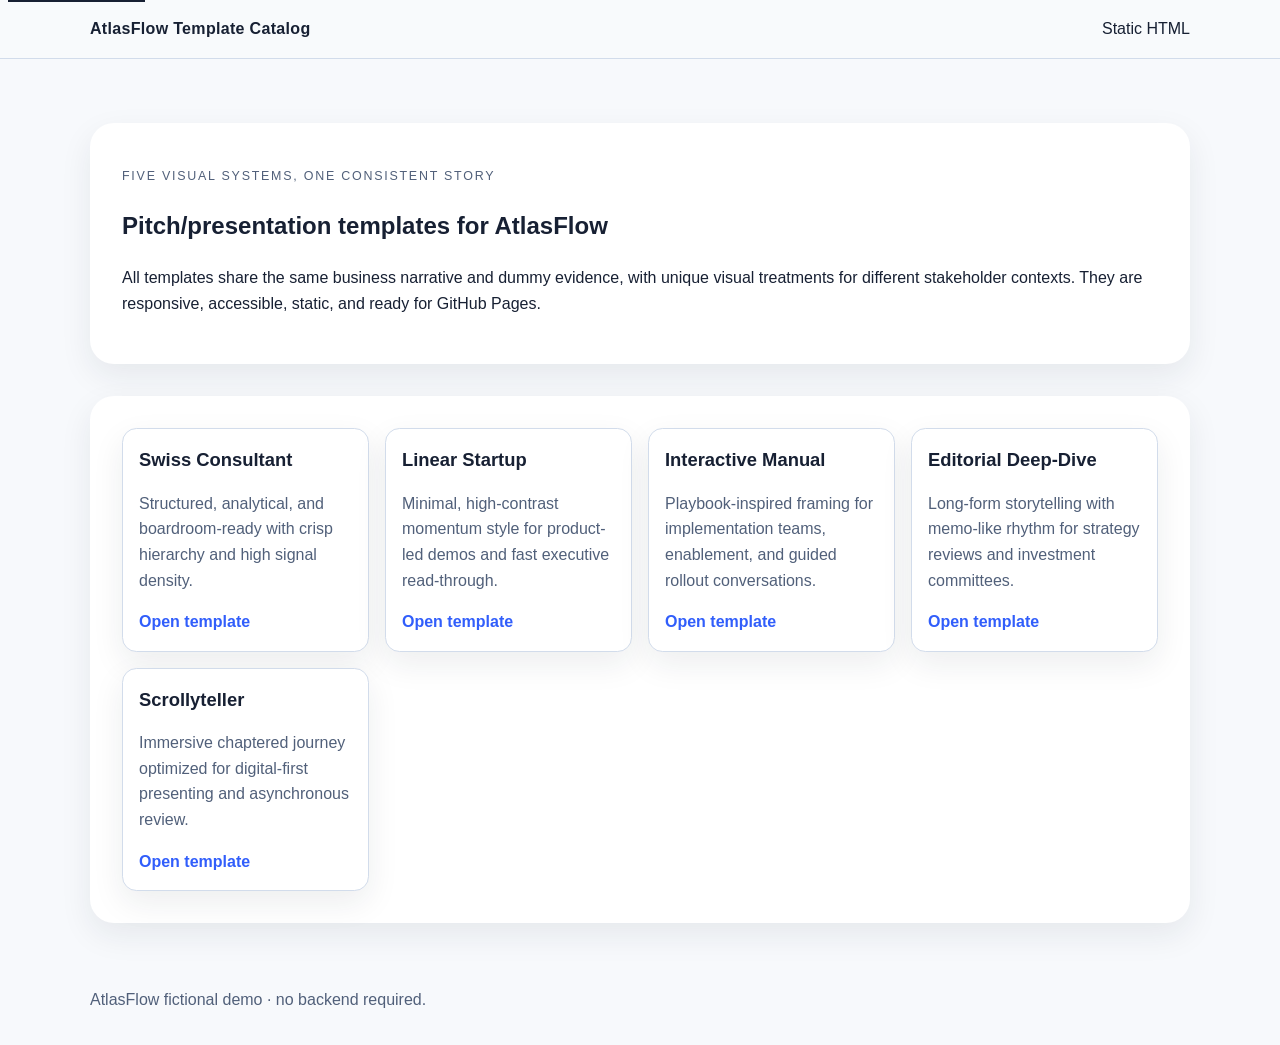
<file: index.html>
<!doctype html>
<html lang="en">
<head>
  <meta charset="UTF-8">
  <meta name="viewport" content="width=device-width, initial-scale=1">
  <title>AtlasFlow Template Catalog</title>
  <link rel="stylesheet" href="assets/css/tokens.css">
  <link rel="stylesheet" href="assets/css/base.css">
  <link rel="stylesheet" href="assets/css/catalog.css">
</head>
<body>
<a class="skip-link" href="#catalog">Skip to catalog</a>
<header class="site-header">
  <nav class="nav-inner">
    <span class="brand">AtlasFlow Template Catalog</span>
    <span aria-hidden="true">Static HTML</span>
  </nav>
</header>
<main>
  <section class="catalog-hero" aria-labelledby="catalog-title">
    <p class="kicker">Five visual systems, one consistent story</p>
    <h1 id="catalog-title">Pitch/presentation templates for AtlasFlow</h1>
    <p>All templates share the same business narrative and dummy evidence, with unique visual treatments for different stakeholder contexts. They are responsive, accessible, static, and ready for GitHub Pages.</p>
  </section>

  <section id="catalog" class="catalog-grid" aria-label="Template catalog">
    <article class="catalog-card">
      <h2>Swiss Consultant</h2>
      <p>Structured, analytical, and boardroom-ready with crisp hierarchy and high signal density.</p>
      <a href="templates/swiss-consultant.html">Open template</a>
    </article>
    <article class="catalog-card">
      <h2>Linear Startup</h2>
      <p>Minimal, high-contrast momentum style for product-led demos and fast executive read-through.</p>
      <a href="templates/linear-startup.html">Open template</a>
    </article>
    <article class="catalog-card">
      <h2>Interactive Manual</h2>
      <p>Playbook-inspired framing for implementation teams, enablement, and guided rollout conversations.</p>
      <a href="templates/interactive-manual.html">Open template</a>
    </article>
    <article class="catalog-card">
      <h2>Editorial Deep-Dive</h2>
      <p>Long-form storytelling with memo-like rhythm for strategy reviews and investment committees.</p>
      <a href="templates/editorial-deep-dive.html">Open template</a>
    </article>
    <article class="catalog-card">
      <h2>Scrollyteller</h2>
      <p>Immersive chaptered journey optimized for digital-first presenting and asynchronous review.</p>
      <a href="templates/scrollyteller.html">Open template</a>
    </article>
  </section>
</main>
<footer class="footer">AtlasFlow fictional demo · no backend required.</footer>
</body>
</html>
</file>
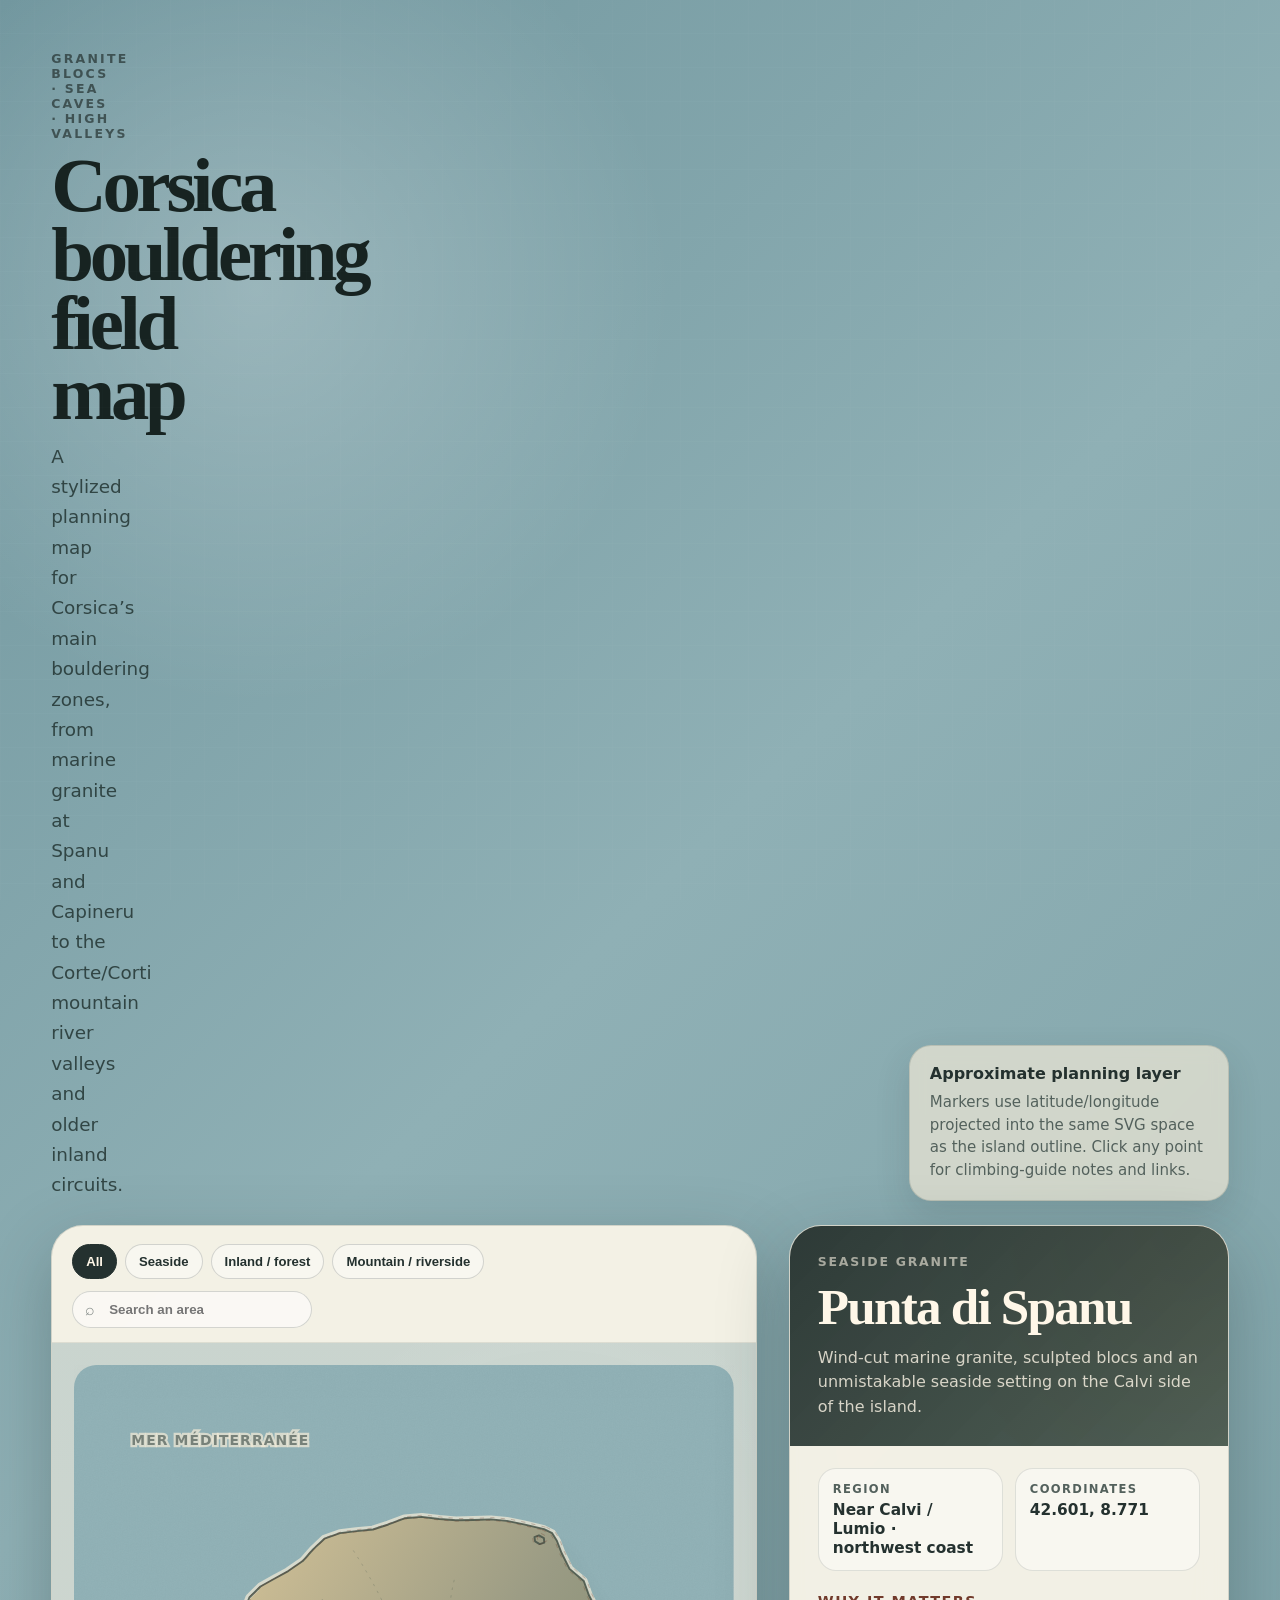
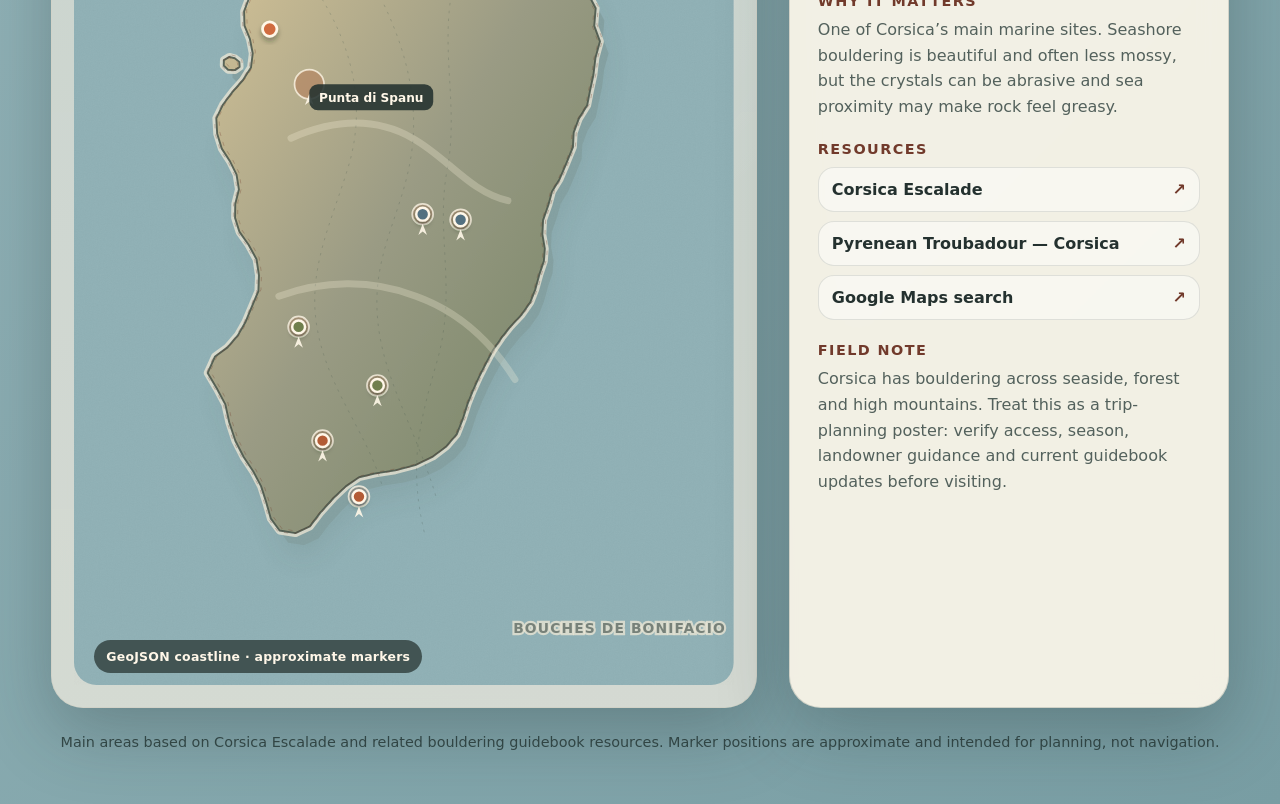
<file: corsica_bouldering_interactive_map.html>
<!DOCTYPE html>
<html lang="en">
<head>
  <meta charset="UTF-8" />
  <meta name="viewport" content="width=device-width, initial-scale=1.0" />
  <title>Corsica Bouldering Field Map</title>
  <style>
    :root {
      --ink: #24312f;
      --ink-soft: #53615c;
      --sea: #8fb0b5;
      --sea-deep: #668b94;
      --paper: #f3ead7;
      --sand: #d7c39d;
      --granite: #8b8a7d;
      --forest: #7c8c66;
      --accent: #b35b36;
      --accent-dark: #713a2b;
      --panel: rgba(252, 247, 234, 0.92);
      --shadow: 0 24px 70px rgba(28, 43, 42, 0.28);
      font-family: Inter, ui-sans-serif, system-ui, -apple-system, BlinkMacSystemFont, "Segoe UI", sans-serif;
    }

    * { box-sizing: border-box; }

    body {
      margin: 0;
      min-height: 100vh;
      color: var(--ink);
      background:
        radial-gradient(circle at 20% 12%, rgba(255,255,255,.24), transparent 26rem),
        linear-gradient(135deg, #6f959d 0%, var(--sea) 42%, #789da3 100%);
    }

    body::before {
      content: "";
      position: fixed;
      inset: 0;
      pointer-events: none;
      opacity: .18;
      background-image:
        linear-gradient(0deg, rgba(255,255,255,.23) 1px, transparent 1px),
        linear-gradient(90deg, rgba(255,255,255,.18) 1px, transparent 1px);
      background-size: 34px 34px;
      mix-blend-mode: soft-light;
    }

    .page {
      width: min(1440px, 100%);
      margin: 0 auto;
      padding: clamp(20px, 4vw, 56px);
    }

    header {
      display: grid;
      grid-template-columns: minmax(0, 1fr) auto;
      gap: 24px;
      align-items: end;
      margin-bottom: 24px;
    }

    .eyebrow {
      margin: 0 0 10px;
      font-size: .78rem;
      letter-spacing: .18em;
      text-transform: uppercase;
      color: rgba(36,49,47,.7);
      font-weight: 800;
    }

    h1 {
      margin: 0;
      font-family: Georgia, "Times New Roman", serif;
      font-size: clamp(2.3rem, 6vw, 5.6rem);
      line-height: .9;
      letter-spacing: -.055em;
      color: #172321;
      text-wrap: balance;
    }

    .intro {
      margin: 14px 0 0;
      max-width: 760px;
      color: rgba(31,47,45,.82);
      font-size: clamp(1rem, 1.5vw, 1.15rem);
      line-height: 1.65;
    }

    .legend-card {
      justify-self: end;
      width: min(320px, 100%);
      padding: 18px 20px;
      border: 1px solid rgba(36,49,47,.14);
      border-radius: 22px;
      background: rgba(243, 234, 215, .68);
      box-shadow: 0 14px 35px rgba(34, 49, 47, .14);
      backdrop-filter: blur(8px);
    }

    .legend-card strong { display: block; margin-bottom: 8px; }
    .legend-card p { margin: 0; color: var(--ink-soft); line-height: 1.5; font-size: .94rem; }

    .app-shell {
      display: grid;
      grid-template-columns: minmax(360px, 1fr) minmax(320px, 440px);
      gap: clamp(18px, 3vw, 32px);
      align-items: stretch;
    }

    .map-card, .panel {
      border: 1px solid rgba(36,49,47,.16);
      border-radius: 32px;
      background: var(--panel);
      box-shadow: var(--shadow);
      overflow: hidden;
      backdrop-filter: blur(14px);
    }

    .map-toolbar {
      padding: 18px 20px 14px;
      display: flex;
      gap: 12px;
      justify-content: space-between;
      align-items: center;
      flex-wrap: wrap;
      border-bottom: 1px solid rgba(36,49,47,.1);
    }

    .chips { display: flex; gap: 8px; flex-wrap: wrap; }

    button.chip {
      border: 1px solid rgba(36,49,47,.18);
      background: rgba(255,255,255,.44);
      color: var(--ink);
      border-radius: 999px;
      padding: 9px 13px;
      font-weight: 800;
      font-size: .82rem;
      cursor: pointer;
      transition: transform .18s ease, background .18s ease, color .18s ease, border-color .18s ease;
    }

    button.chip:hover { transform: translateY(-1px); }
    button.chip.active {
      background: var(--ink);
      color: #fff7e8;
      border-color: var(--ink);
    }

    .search-wrap { position: relative; min-width: min(100%, 240px); }
    .search-wrap input {
      width: 100%;
      border: 1px solid rgba(36,49,47,.18);
      border-radius: 999px;
      padding: 10px 14px 10px 36px;
      background: rgba(255,255,255,.55);
      color: var(--ink);
      outline: none;
      font-weight: 650;
    }
    .search-wrap span { position: absolute; left: 13px; top: 9px; opacity: .55; }

    .svg-wrap {
      position: relative;
      padding: clamp(10px, 2vw, 22px);
      background:
        radial-gradient(circle at 72% 24%, rgba(255,255,255,.16), transparent 18rem),
        linear-gradient(180deg, rgba(112,150,157,.32), rgba(93,128,136,.2));
    }

    svg { display: block; width: 100%; height: auto; }

    .map-label {
      font-size: 16px;
      font-weight: 900;
      letter-spacing: .08em;
      text-transform: uppercase;
      fill: rgba(31,47,45,.52);
      paint-order: stroke;
      stroke: rgba(243,234,215,.72);
      stroke-width: 5;
    }

    .coast-shadow { fill: #5b6b5f; opacity: .22; filter: url(#softShadow); }
    .island-base { fill: url(#islandGradient); stroke: none; filter: url(#paperWarp); }
    .coast-wide { fill: none; stroke: rgba(243,234,215,.72); stroke-width: 9; stroke-linejoin: round; stroke-linecap: round; }
    .coast-ink { fill: none; stroke: #465349; stroke-width: 2.2; stroke-linejoin: round; stroke-linecap: round; opacity: .86; }
    .coast-sketch { fill: none; stroke: rgba(113,58,43,.42); stroke-width: 1.05; stroke-dasharray: 4 8; stroke-linecap: round; opacity: .78; }

    .contour {
      fill: none;
      stroke: rgba(68,84,76,.27);
      stroke-width: 1;
      stroke-linecap: round;
      stroke-dasharray: 2 7;
    }

    .ridge {
      fill: none;
      stroke: rgba(255,248,225,.26);
      stroke-width: 8;
      stroke-linecap: round;
      filter: blur(.2px);
    }

    .marker { cursor: pointer; transition: opacity .18s ease; }
    .marker.dim { opacity: .18; pointer-events: none; }
    .marker .halo { fill: rgba(179,91,54,.2); stroke: rgba(255,247,232,.78); stroke-width: 2; transform-origin: center; transition: r .18s ease, fill .18s ease; }
    .marker .pin { fill: var(--accent); stroke: #fff7e8; stroke-width: 2.8; filter: url(#pinShadow); transition: transform .18s ease, fill .18s ease; transform-origin: center; }
    .marker.seaside .pin { fill: #b35b36; }
    .marker.inland .pin { fill: #6f7f4d; }
    .marker.mountain .pin { fill: #526f80; }
    .marker.active .halo, .marker:hover .halo { r: 17; fill: rgba(179,91,54,.34); }
    .marker.active .pin, .marker:hover .pin { transform: scale(1.12); fill: #d06c3f; }

    .marker-label {
      opacity: 0;
      pointer-events: none;
      transform: translateY(7px);
      transition: opacity .18s ease, transform .18s ease;
    }
    .marker:hover .marker-label, .marker.active .marker-label { opacity: 1; transform: translateY(0); }
    .marker-label rect { fill: rgba(36,49,47,.88); rx: 10; }
    .marker-label text { fill: #fff7e8; font-size: 14px; font-weight: 850; }

    .scale-note {
      position: absolute;
      left: clamp(22px, 4vw, 42px);
      bottom: clamp(18px, 3vw, 34px);
      padding: 9px 12px;
      border-radius: 999px;
      background: rgba(36,49,47,.72);
      color: #fff7e8;
      font-size: .78rem;
      font-weight: 800;
      letter-spacing: .02em;
    }

    .panel { display: flex; flex-direction: column; min-height: 610px; }
    .panel-hero {
      padding: 26px 28px;
      background:
        linear-gradient(135deg, rgba(36,49,47,.96), rgba(64,82,71,.9)),
        radial-gradient(circle at 90% 0%, rgba(179,91,54,.5), transparent 18rem);
      color: #fff7e8;
    }
    .panel-hero .tag { margin: 0 0 12px; font-size: .78rem; letter-spacing: .14em; text-transform: uppercase; opacity: .72; font-weight: 850; }
    .panel-hero h2 { margin: 0; font-family: Georgia, "Times New Roman", serif; font-size: clamp(2.1rem, 4vw, 3.4rem); line-height: .95; letter-spacing: -.035em; }
    .panel-hero p { margin: 14px 0 0; color: rgba(255,247,232,.8); line-height: 1.55; }

    .panel-body { padding: 22px 28px 26px; overflow: auto; }
    .meta-grid { display: grid; grid-template-columns: 1fr 1fr; gap: 12px; margin-bottom: 18px; }
    .meta {
      border: 1px solid rgba(36,49,47,.12);
      border-radius: 18px;
      padding: 13px 14px;
      background: rgba(255,255,255,.42);
    }
    .meta span { display: block; font-size: .72rem; letter-spacing: .12em; text-transform: uppercase; color: var(--ink-soft); font-weight: 850; margin-bottom: 4px; }
    .meta strong { font-size: .96rem; }

    .panel-section { margin: 22px 0; }
    .panel-section h3 { margin: 0 0 8px; font-size: .9rem; letter-spacing: .1em; text-transform: uppercase; color: var(--accent-dark); }
    .panel-section p { margin: 0; color: var(--ink-soft); line-height: 1.6; }

    .resource-list { list-style: none; padding: 0; margin: 10px 0 0; display: grid; gap: 9px; }
    .resource-list a {
      display: flex;
      justify-content: space-between;
      gap: 12px;
      align-items: center;
      padding: 12px 13px;
      border: 1px solid rgba(36,49,47,.12);
      border-radius: 16px;
      background: rgba(255,255,255,.45);
      color: var(--ink);
      text-decoration: none;
      font-weight: 800;
    }
    .resource-list a:hover { background: rgba(255,255,255,.72); }
    .resource-list a::after { content: "↗"; color: var(--accent-dark); }

    footer {
      margin-top: 24px;
      color: rgba(31,47,45,.78);
      font-size: .9rem;
      line-height: 1.5;
      text-align: center;
    }

    @media (max-width: 980px) {
      header, .app-shell { grid-template-columns: 1fr; }
      .legend-card { justify-self: start; }
      .panel { min-height: auto; }
    }

    @media (max-width: 620px) {
      .page { padding: 16px; }
      .map-card, .panel { border-radius: 24px; }
      .map-toolbar { align-items: stretch; }
      .search-wrap { width: 100%; }
      .meta-grid { grid-template-columns: 1fr; }
      .panel-hero, .panel-body { padding-left: 20px; padding-right: 20px; }
    }
  </style>
</head>
<body>
  <main class="page">
    <header>
      <div>
        <p class="eyebrow">Granite blocs · sea caves · high valleys</p>
        <h1>Corsica bouldering field map</h1>
        <p class="intro">A stylized planning map for Corsica’s main bouldering zones, from marine granite at Spanu and Capineru to the Corte/Corti mountain river valleys and older inland circuits.</p>
      </div>
      <aside class="legend-card" aria-label="Map notes">
        <strong>Approximate planning layer</strong>
        <p>Markers use latitude/longitude projected into the same SVG space as the island outline. Click any point for climbing-guide notes and links.</p>
      </aside>
    </header>

    <section class="app-shell">
      <div class="map-card">
        <div class="map-toolbar">
          <div class="chips" role="group" aria-label="Filter bouldering areas">
            <button class="chip active" type="button" data-filter="all">All</button>
            <button class="chip" type="button" data-filter="seaside">Seaside</button>
            <button class="chip" type="button" data-filter="inland">Inland / forest</button>
            <button class="chip" type="button" data-filter="mountain">Mountain / riverside</button>
          </div>
          <label class="search-wrap">
            <span aria-hidden="true">⌕</span>
            <input id="searchInput" type="search" placeholder="Search an area" autocomplete="off" />
          </label>
        </div>

        <div class="svg-wrap">
          <svg id="mapSvg" viewBox="0 0 760 1060" role="img" aria-labelledby="mapTitle mapDesc">
            <title id="mapTitle">Corsica bouldering map</title>
            <desc id="mapDesc">SVG map of Corsica generated from inline GeoJSON with interactive bouldering area markers.</desc>
            <defs>
              <filter id="paperWarp" x="-8%" y="-8%" width="116%" height="116%">
                <feTurbulence type="fractalNoise" baseFrequency="0.013" numOctaves="3" seed="9" result="noise" />
                <feDisplacementMap in="SourceGraphic" in2="noise" scale="1.8" />
              </filter>
              <filter id="softShadow" x="-35%" y="-35%" width="170%" height="170%">
                <feDropShadow dx="0" dy="16" stdDeviation="16" flood-color="#26322d" flood-opacity="0.35" />
              </filter>
              <filter id="pinShadow" x="-60%" y="-60%" width="220%" height="220%">
                <feDropShadow dx="0" dy="4" stdDeviation="3" flood-color="#1e2624" flood-opacity="0.35" />
              </filter>
              <filter id="paperTexture" x="0" y="0" width="100%" height="100%">
                <feTurbulence type="fractalNoise" baseFrequency="0.75" numOctaves="2" seed="3" />
                <feColorMatrix type="saturate" values="0" />
                <feComponentTransfer>
                  <feFuncA type="table" tableValues="0 0.08" />
                </feComponentTransfer>
              </filter>
              <linearGradient id="islandGradient" x1="0" y1="0" x2="1" y2="1">
                <stop offset="0" stop-color="#d8c598" />
                <stop offset=".48" stop-color="#9a9b84" />
                <stop offset="1" stop-color="#6f8060" />
              </linearGradient>
            </defs>
            <rect width="760" height="1060" rx="26" fill="#8fb0b5" />
            <rect width="760" height="1060" rx="26" filter="url(#paperTexture)" opacity=".75" />
            <g id="mapLayer"></g>
            <g id="markerLayer"></g>
            <text x="66" y="92" class="map-label">Mer Méditerranée</text>
            <text x="506" y="1000" class="map-label">Bouches de Bonifacio</text>
          </svg>
          <div class="scale-note">GeoJSON coastline · approximate markers</div>
        </div>
      </div>

      <aside class="panel" id="infoPanel" aria-live="polite"></aside>
    </section>

    <footer>
      Main areas based on Corsica Escalade and related bouldering guidebook resources. Marker positions are approximate and intended for planning, not navigation.
    </footer>
  </main>

  <script>
    // Inline GeoJSON source for Corse. The production pipeline supports any Polygon/MultiPolygon;
    // this simplified MultiPolygon follows the supplied france-geojson region feature structure and
    // keeps the browser file self-contained while preserving real lon/lat projection semantics.
    const corsicaGeojson = {
      "type": "Feature",
      "properties": { "code": "94", "nom": "Corse" },
      "geometry": {
        "type": "MultiPolygon",
        "coordinates": [[[
          [9.40875,43.02232],[9.43078,43.01134],[9.44355,42.99091],[9.45636,42.95752],[9.47792,42.91444],
          [9.51664,42.88166],[9.53054,42.84276],[9.54898,42.80751],[9.54512,42.75961],[9.56058,42.71736],
          [9.54835,42.67262],[9.54285,42.62618],[9.53395,42.58519],[9.52601,42.54424],[9.50321,42.50769],
          [9.48925,42.46972],[9.48726,42.43038],[9.46844,42.38429],[9.45091,42.34316],[9.43042,42.30968],
          [9.42072,42.27371],[9.40615,42.23214],[9.40424,42.19328],[9.41086,42.15473],[9.40829,42.12051],
          [9.39677,42.08668],[9.38509,42.04397],[9.37122,42.00869],[9.34793,41.97555],[9.31779,41.94324],
          [9.29336,41.91265],[9.27039,41.87941],[9.25079,41.84268],[9.23264,41.80688],[9.21578,41.76969],
          [9.20107,41.73278],[9.18814,41.69195],[9.17191,41.65076],[9.14327,41.61727],[9.10677,41.58968],
          [9.05901,41.56657],[9.00463,41.55234],[8.95131,41.54395],[8.90624,41.53354],[8.87001,41.50874],
          [8.83683,41.47714],[8.80105,41.43748],[8.77266,41.39992],[8.73349,41.38165],[8.69018,41.38875],
          [8.66654,41.42104],[8.65371,41.46624],[8.63988,41.50941],[8.61883,41.54917],[8.59264,41.58842],
          [8.57007,41.63267],[8.55346,41.68294],[8.54286,41.73149],[8.52028,41.77406],[8.49495,41.81698],
          [8.51507,41.86169],[8.54889,41.88637],[8.57697,41.91891],[8.59726,41.95446],[8.61437,41.99551],
          [8.63272,42.03893],[8.63419,42.08185],[8.62762,42.12571],[8.60608,42.16497],[8.58136,42.19992],
          [8.56936,42.23817],[8.56984,42.27604],[8.57978,42.31527],[8.57339,42.35557],[8.55595,42.39102],
          [8.53324,42.42621],[8.52079,42.46651],[8.51838,42.50858],[8.53685,42.54618],[8.56203,42.57951],
          [8.59044,42.61194],[8.61266,42.64682],[8.61739,42.68485],[8.60959,42.72413],[8.59493,42.76022],
          [8.59383,42.79888],[8.60818,42.83676],[8.63836,42.86653],[8.67477,42.88704],[8.71377,42.90853],
          [8.75323,42.93564],[8.78126,42.96732],[8.81218,42.99643],[8.85437,43.01173],[8.89903,43.01689],
          [8.94383,43.02137],[8.98584,43.03506],[9.02946,43.05182],[9.07651,43.05584],[9.12395,43.05012],
          [9.16998,43.04637],[9.21708,43.04718],[9.26374,43.04891],[9.30778,43.04479],[9.35398,43.03536],
          [9.40875,43.02232]
        ]],[[
          [8.55371,42.67558],[8.56859,42.67181],[8.58094,42.66182],[8.58186,42.64833],[8.56928,42.63952],
          [8.55031,42.64048],[8.53857,42.65215],[8.53901,42.66658],[8.55371,42.67558]
        ]],[[
          [9.39469,43.00551],[9.40826,42.99819],[9.40941,42.98574],[9.39678,42.98166],[9.38442,42.98911],
          [9.38267,43.00068],[9.39469,43.00551]
        ]]]
      }
    };

    const areas = [
      {
        id: "punta-di-spanu",
        name: "Punta di Spanu",
        filter: "seaside",
        type: "Seaside granite",
        region: "Near Calvi / Lumio · northwest coast",
        lat: 42.601,
        lon: 8.771,
        description: "Wind-cut marine granite, sculpted blocs and an unmistakable seaside setting on the Calvi side of the island.",
        why: "One of Corsica’s main marine sites. Seashore bouldering is beautiful and often less mossy, but the crystals can be abrasive and sea proximity may make rock feel greasy.",
        resources: [
          ["Corsica Escalade", "https://www.corsica-escalade.com/"],
          ["Pyrenean Troubadour — Corsica", "https://www.pyrenean-troubadour.com/"],
          ["Google Maps search", "https://www.google.com/maps/search/?api=1&query=Punta%20di%20Spanu%20Corsica"]
        ]
      },
      {
        id: "capineru",
        name: "Capineru",
        filter: "seaside",
        type: "Seaside granite",
        region: "Near Pianottoli-Caldarello / Bonifacio · far south",
        lat: 41.481,
        lon: 8.906,
        description: "Southern coastal granite around the Bonifacio approaches, with compact blocs and a strong Mediterranean atmosphere.",
        why: "Together with Punta di Spanu, Capineru is one of the two headline marine areas for Corsican bouldering and appears in Julien Torre / Pyrenean Troubadour material.",
        resources: [
          ["Corsica Escalade", "https://www.corsica-escalade.com/"],
          ["Pyrenean Troubadour", "https://www.pyrenean-troubadour.com/"],
          ["OpenStreetMap search", "https://www.openstreetmap.org/search?query=Capineru%20Corsica"]
        ]
      },
      {
        id: "campomoro",
        name: "Campomoro",
        filter: "seaside",
        type: "Seashore bouldering",
        region: "Southwest coast",
        lat: 41.633,
        lon: 8.807,
        description: "Referenced southwest-coast seashore blocs near the tower and beaches of Campomoro.",
        why: "Useful as a photo-reference example of the island’s aesthetic marine bouldering: sculpted stone, open sea, and quick-changing conditions.",
        resources: [
          ["Corsica Escalade", "https://www.corsica-escalade.com/"],
          ["Google Maps search", "https://www.google.com/maps/search/?api=1&query=Campomoro%20Corsica%20bouldering"]
        ]
      },
      {
        id: "saint-antoine",
        name: "Saint-Antoine",
        filter: "inland",
        type: "Local granite boulders",
        region: "Near Ajaccio",
        lat: 41.942,
        lon: 8.742,
        description: "A local Ajaccio-side granite venue, handy when the western coast is the focus of a trip.",
        why: "Presented among Corsican problems by Julien Torre / Pyrenean Troubadour and a useful reminder that bouldering is distributed beyond the famous coastal venues.",
        resources: [
          ["Pyrenean Troubadour", "https://www.pyrenean-troubadour.com/"],
          ["Google Maps search", "https://www.google.com/maps/search/?api=1&query=Saint-Antoine%20Ajaccio%20Corsica"]
        ]
      },
      {
        id: "restonica",
        name: "Restonica Valley",
        filter: "mountain",
        type: "Mountain valley",
        region: "Southwest of Corte / Corti",
        lat: 42.248,
        lon: 9.079,
        description: "High-valley granite in the Corte/Corti mountains, with colder air, river scenery and a distinctly alpine feel.",
        why: "The Corte/Corti region is the best-provided inland bouldering region, and Restonica is one of its classic valley references.",
        resources: [
          ["Corsica Escalade", "https://www.corsica-escalade.com/"],
          ["Pyrenean Troubadour", "https://www.pyrenean-troubadour.com/"],
          ["OpenStreetMap search", "https://www.openstreetmap.org/search?query=Restonica%20Valley%20Corsica"]
        ]
      },
      {
        id: "vecchio",
        name: "Vecchio",
        filter: "mountain",
        type: "Riverside / developing",
        region: "Near Venaco / Corte",
        lat: 42.233,
        lon: 9.182,
        description: "River-polished granite blocs in the central mountains, currently the island’s most active major development zone.",
        why: "Les Blocs du Vecchio is a dedicated digital guidebook: currently French, English planned, in progress, aiming for 500+ problems across 170 boulders by summer 2026; the Central Sector currently has around 160 problems.",
        resources: [
          ["Les Blocs du Vecchio", "https://lesblocsduvecchio.com/"],
          ["Pyrenean Troubadour", "https://www.pyrenean-troubadour.com/"],
          ["Google Maps search", "https://www.google.com/maps/search/?api=1&query=Vecchio%20Venaco%20Corsica"]
        ]
      },
      {
        id: "valdu-di-saltu",
        name: "Valdu di Saltu",
        filter: "inland",
        type: "Inland / historic area",
        region: "Taravo Valley",
        lat: 41.783,
        lon: 8.956,
        description: "Historic inland circuit in the Taravo valley, away from the main tourist coast and central Corte concentration.",
        why: "Around 300 problems have been documented, but the area is now little visited and moss or lichens have returned in many places.",
        resources: [
          ["Corsica Escalade", "https://www.corsica-escalade.com/"],
          ["OpenStreetMap search", "https://www.openstreetmap.org/search?query=Valdu%20di%20Saltu%20Corsica"]
        ]
      }
    ];

    const svg = document.getElementById("mapSvg");
    const mapLayer = document.getElementById("mapLayer");
    const markerLayer = document.getElementById("markerLayer");
    const panel = document.getElementById("infoPanel");
    const searchInput = document.getElementById("searchInput");
    const chips = Array.from(document.querySelectorAll(".chip"));
    const width = 760;
    const height = 1060;
    const padding = { top: 96, right: 154, bottom: 96, left: 154 };
    let activeFilter = "all";
    let activeAreaId = areas[0].id;

    function flattenCoordinates(geometry) {
      const points = [];
      const visit = (coords) => {
        if (typeof coords[0] === "number") points.push(coords);
        else coords.forEach(visit);
      };
      visit(geometry.coordinates);
      return points;
    }

    function createProjection(feature) {
      const pts = flattenCoordinates(feature.geometry);
      const lons = pts.map(([lon]) => lon);
      const lats = pts.map(([, lat]) => lat);
      const minLon = Math.min(...lons);
      const maxLon = Math.max(...lons);
      const minLat = Math.min(...lats);
      const maxLat = Math.max(...lats);
      const availableW = width - padding.left - padding.right;
      const availableH = height - padding.top - padding.bottom;
      const lonSpan = maxLon - minLon;
      const latSpan = maxLat - minLat;

      // Equirectangular fit: one scale is shared by X and Y so Corsica keeps its
      // geographic proportions instead of being independently stretched to the viewBox.
      const scale = Math.min(availableW / lonSpan, availableH / latSpan);
      const usedW = lonSpan * scale;
      const usedH = latSpan * scale;
      const offsetX = padding.left + (availableW - usedW) / 2;
      const offsetY = padding.top + (availableH - usedH) / 2;

      return ([lon, lat]) => [
        offsetX + (lon - minLon) * scale,
        offsetY + (maxLat - lat) * scale
      ];
    }

    const project = createProjection(corsicaGeojson);

    function ringToPath(ring) {
      return ring.map((coord, index) => {
        const [x, y] = project(coord);
        return `${index === 0 ? "M" : "L"}${x.toFixed(2)},${y.toFixed(2)}`;
      }).join(" ") + " Z";
    }

    function geometryToPath(geometry) {
      if (geometry.type === "Polygon") return geometry.coordinates.map(ringToPath).join(" ");
      if (geometry.type === "MultiPolygon") return geometry.coordinates.flatMap(poly => poly.map(ringToPath)).join(" ");
      return "";
    }

    function addPath(className, transform = "") {
      const path = document.createElementNS("http://www.w3.org/2000/svg", "path");
      path.setAttribute("d", geometryToPath(corsicaGeojson.geometry));
      path.setAttribute("class", className);
      if (transform) path.setAttribute("transform", transform);
      mapLayer.appendChild(path);
      return path;
    }

    function drawMap() {
      addPath("coast-shadow", "translate(10 14)");
      addPath("coast-wide");
      addPath("island-base");
      addPath("coast-ink");
      addPath("coast-sketch", "translate(-2 1)");
      addPath("coast-sketch", "translate(3 -2)");

      const contourData = [
        "M322 214 C368 285 398 360 390 438 C382 514 342 560 350 640 C356 708 396 770 418 846",
        "M286 270 C322 330 335 392 318 456 C300 520 268 578 280 648 C292 720 340 772 356 834",
        "M438 248 C420 324 444 392 430 466 C416 540 442 605 418 688 C396 764 386 810 404 886",
        "M250 430 C300 408 348 406 390 430 C430 452 456 492 500 502",
        "M236 612 C286 594 342 592 394 612 C438 628 478 660 508 708"
      ];
      contourData.forEach((d, index) => {
        const path = document.createElementNS("http://www.w3.org/2000/svg", "path");
        path.setAttribute("d", d);
        path.setAttribute("class", index < 3 ? "contour" : "ridge");
        mapLayer.appendChild(path);
      });
    }

    function markerLabel(name) {
      const labelWidth = Math.max(112, name.length * 8.2 + 28);
      return `
        <g class="marker-label" transform="translate(${-labelWidth / 2} -48)">
          <rect width="${labelWidth}" height="30" x="0" y="0"></rect>
          <text x="${labelWidth / 2}" y="20" text-anchor="middle">${name}</text>
        </g>`;
    }

    function drawMarkers() {
      markerLayer.innerHTML = "";
      areas.forEach(area => {
        const [x, y] = project([area.lon, area.lat]);
        const group = document.createElementNS("http://www.w3.org/2000/svg", "g");
        group.setAttribute("class", `marker ${area.filter}`);
        group.setAttribute("data-id", area.id);
        group.setAttribute("tabindex", "0");
        group.setAttribute("role", "button");
        group.setAttribute("aria-label", `Open ${area.name}`);
        group.setAttribute("transform", `translate(${x.toFixed(2)} ${y.toFixed(2)})`);
        group.innerHTML = `
          <circle class="halo" r="12"></circle>
          <circle class="pin" r="7.4"></circle>
          <path d="M0,11 L-5,24 L0,20 L5,24 Z" fill="#fff7e8" opacity=".9"></path>
          ${markerLabel(area.name)}
        `;
        group.addEventListener("click", () => selectArea(area.id));
        group.addEventListener("keydown", (event) => {
          if (event.key === "Enter" || event.key === " ") {
            event.preventDefault();
            selectArea(area.id);
          }
        });
        markerLayer.appendChild(group);
      });
    }

    function resourceList(resources) {
      return resources.map(([label, href]) => `<li><a href="${href}" target="_blank" rel="noopener noreferrer">${label}</a></li>`).join("");
    }

    function renderPanel(area) {
      panel.innerHTML = `
        <div class="panel-hero">
          <p class="tag">${area.type}</p>
          <h2>${area.name}</h2>
          <p>${area.description}</p>
        </div>
        <div class="panel-body">
          <div class="meta-grid">
            <div class="meta"><span>Region</span><strong>${area.region}</strong></div>
            <div class="meta"><span>Coordinates</span><strong>${area.lat.toFixed(3)}, ${area.lon.toFixed(3)}</strong></div>
          </div>
          <div class="panel-section">
            <h3>Why it matters</h3>
            <p>${area.why}</p>
          </div>
          <div class="panel-section">
            <h3>Resources</h3>
            <ul class="resource-list">${resourceList(area.resources)}</ul>
          </div>
          <div class="panel-section">
            <h3>Field note</h3>
            <p>Corsica has bouldering across seaside, forest and high mountains. Treat this as a trip-planning poster: verify access, season, landowner guidance and current guidebook updates before visiting.</p>
          </div>
        </div>
      `;
    }

    function selectArea(id) {
      activeAreaId = id;
      const area = areas.find(item => item.id === id) || areas[0];
      renderPanel(area);
      updateMarkerState();
    }

    function visibleFor(area) {
      const matchesFilter = activeFilter === "all" || area.filter === activeFilter;
      const query = searchInput.value.trim().toLowerCase();
      const haystack = `${area.name} ${area.region} ${area.type}`.toLowerCase();
      return matchesFilter && haystack.includes(query);
    }

    function updateMarkerState() {
      areas.forEach(area => {
        const node = markerLayer.querySelector(`[data-id="${area.id}"]`);
        if (!node) return;
        node.classList.toggle("dim", !visibleFor(area));
        node.classList.toggle("active", area.id === activeAreaId);
      });
    }

    chips.forEach(chip => {
      chip.addEventListener("click", () => {
        activeFilter = chip.dataset.filter;
        chips.forEach(item => item.classList.toggle("active", item === chip));
        const firstVisible = areas.find(visibleFor);
        if (firstVisible && !visibleFor(areas.find(area => area.id === activeAreaId))) {
          activeAreaId = firstVisible.id;
          renderPanel(firstVisible);
        }
        updateMarkerState();
      });
    });

    searchInput.addEventListener("input", () => {
      const firstVisible = areas.find(visibleFor);
      if (firstVisible && !visibleFor(areas.find(area => area.id === activeAreaId))) {
        activeAreaId = firstVisible.id;
        renderPanel(firstVisible);
      }
      updateMarkerState();
    });

    drawMap();
    drawMarkers();
    selectArea(activeAreaId);
  </script>
</body>
</html>
</file>
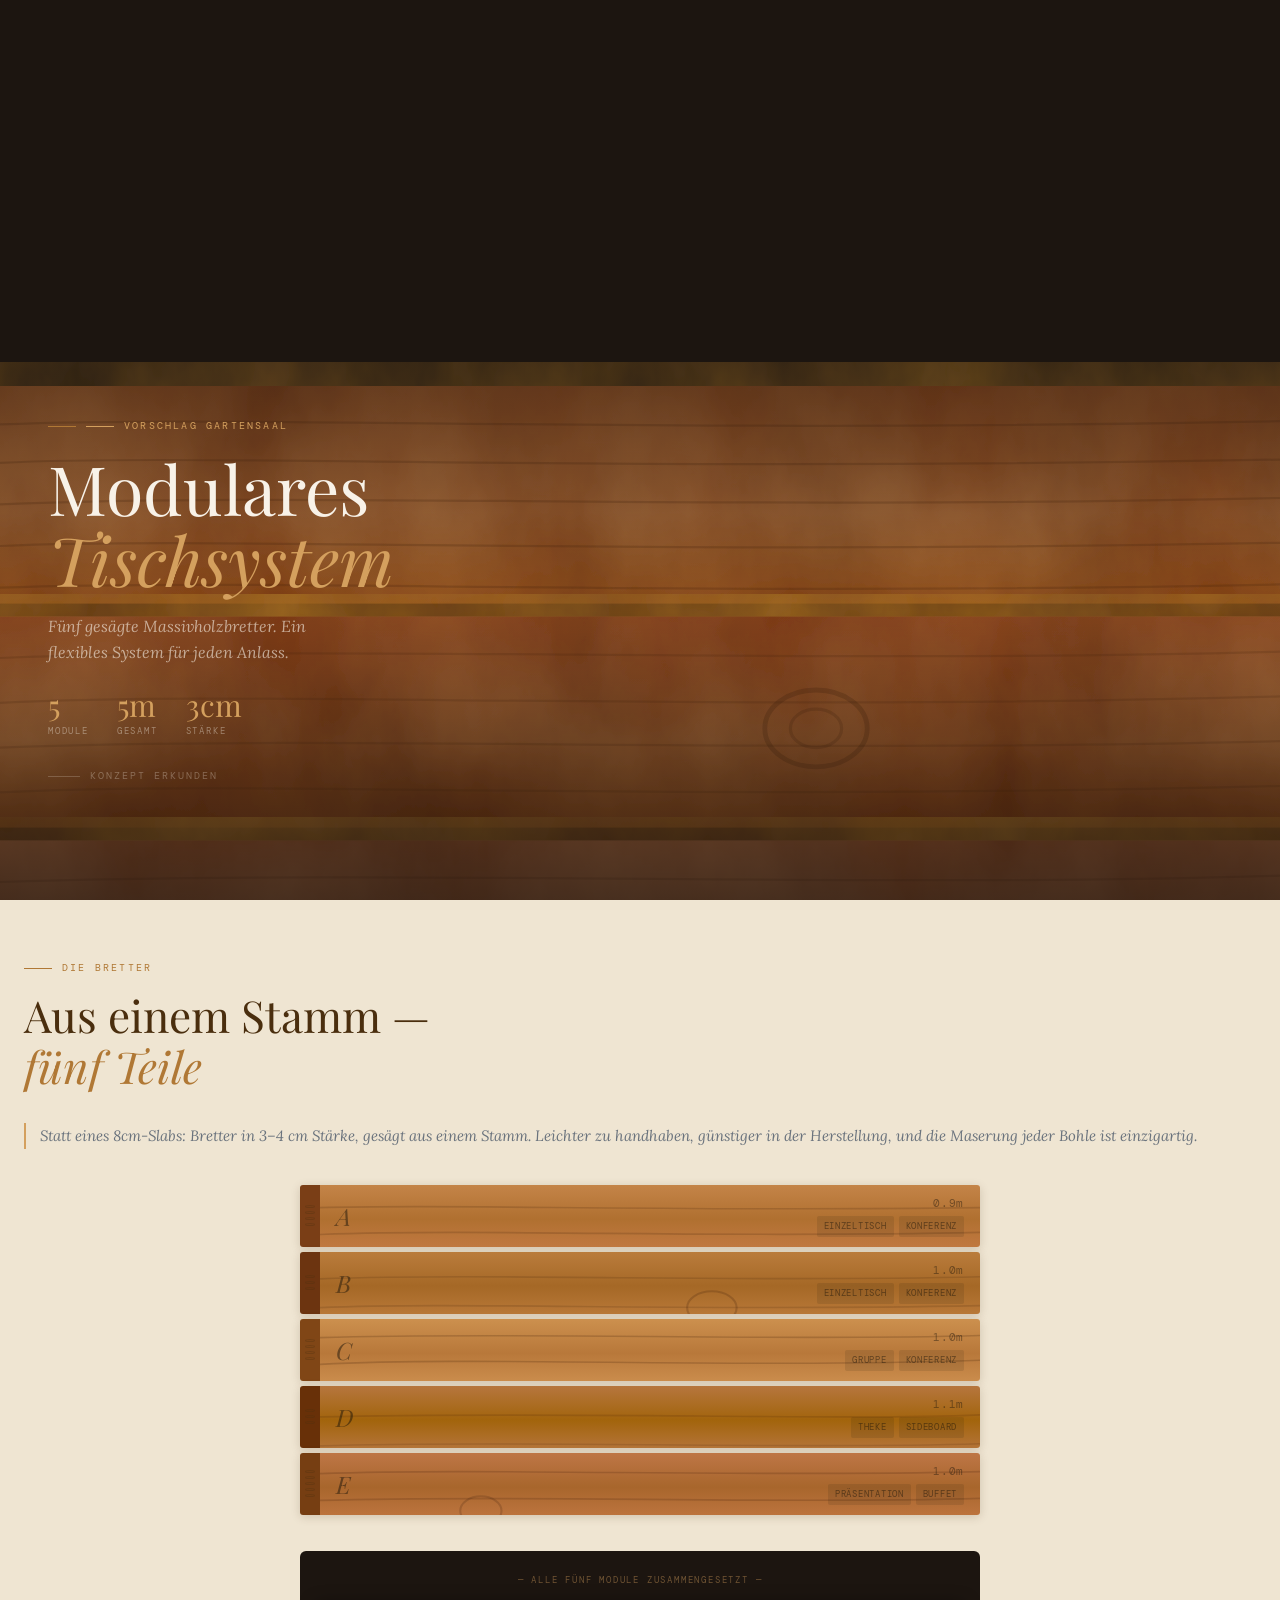
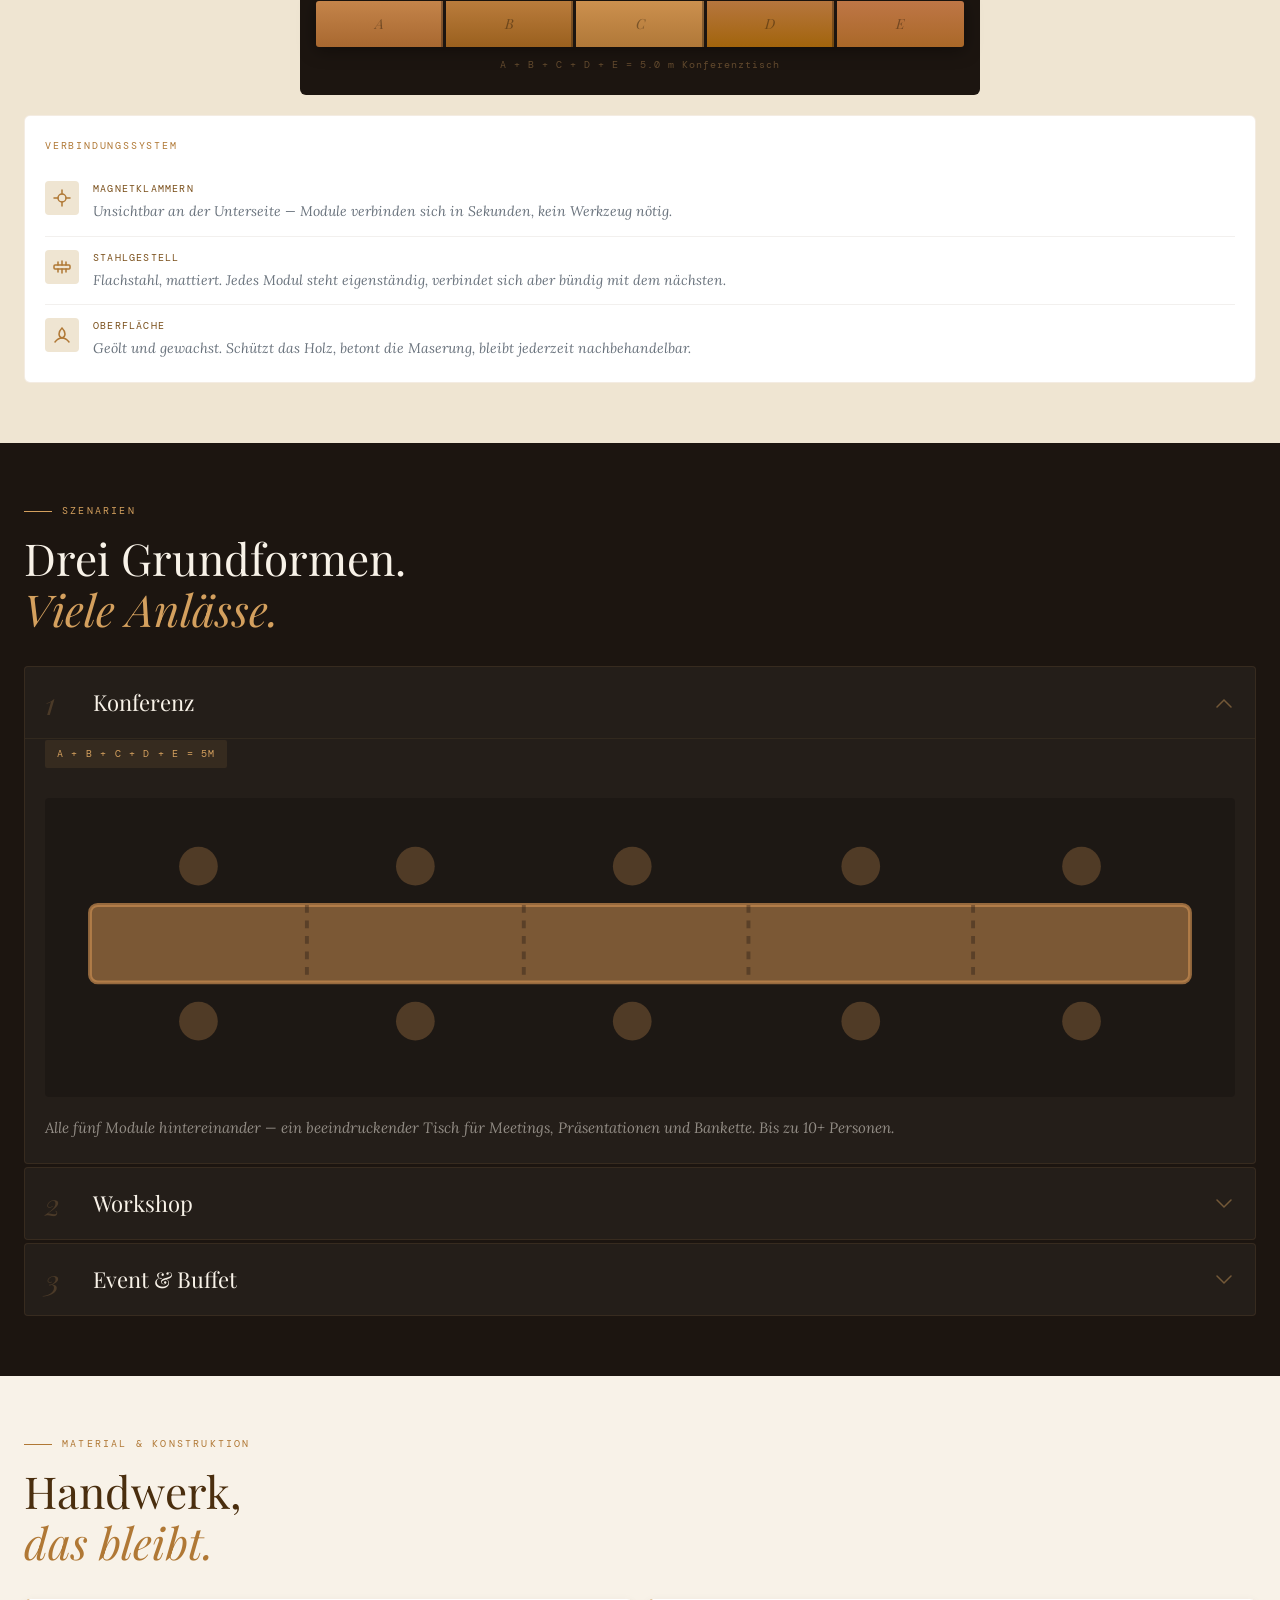
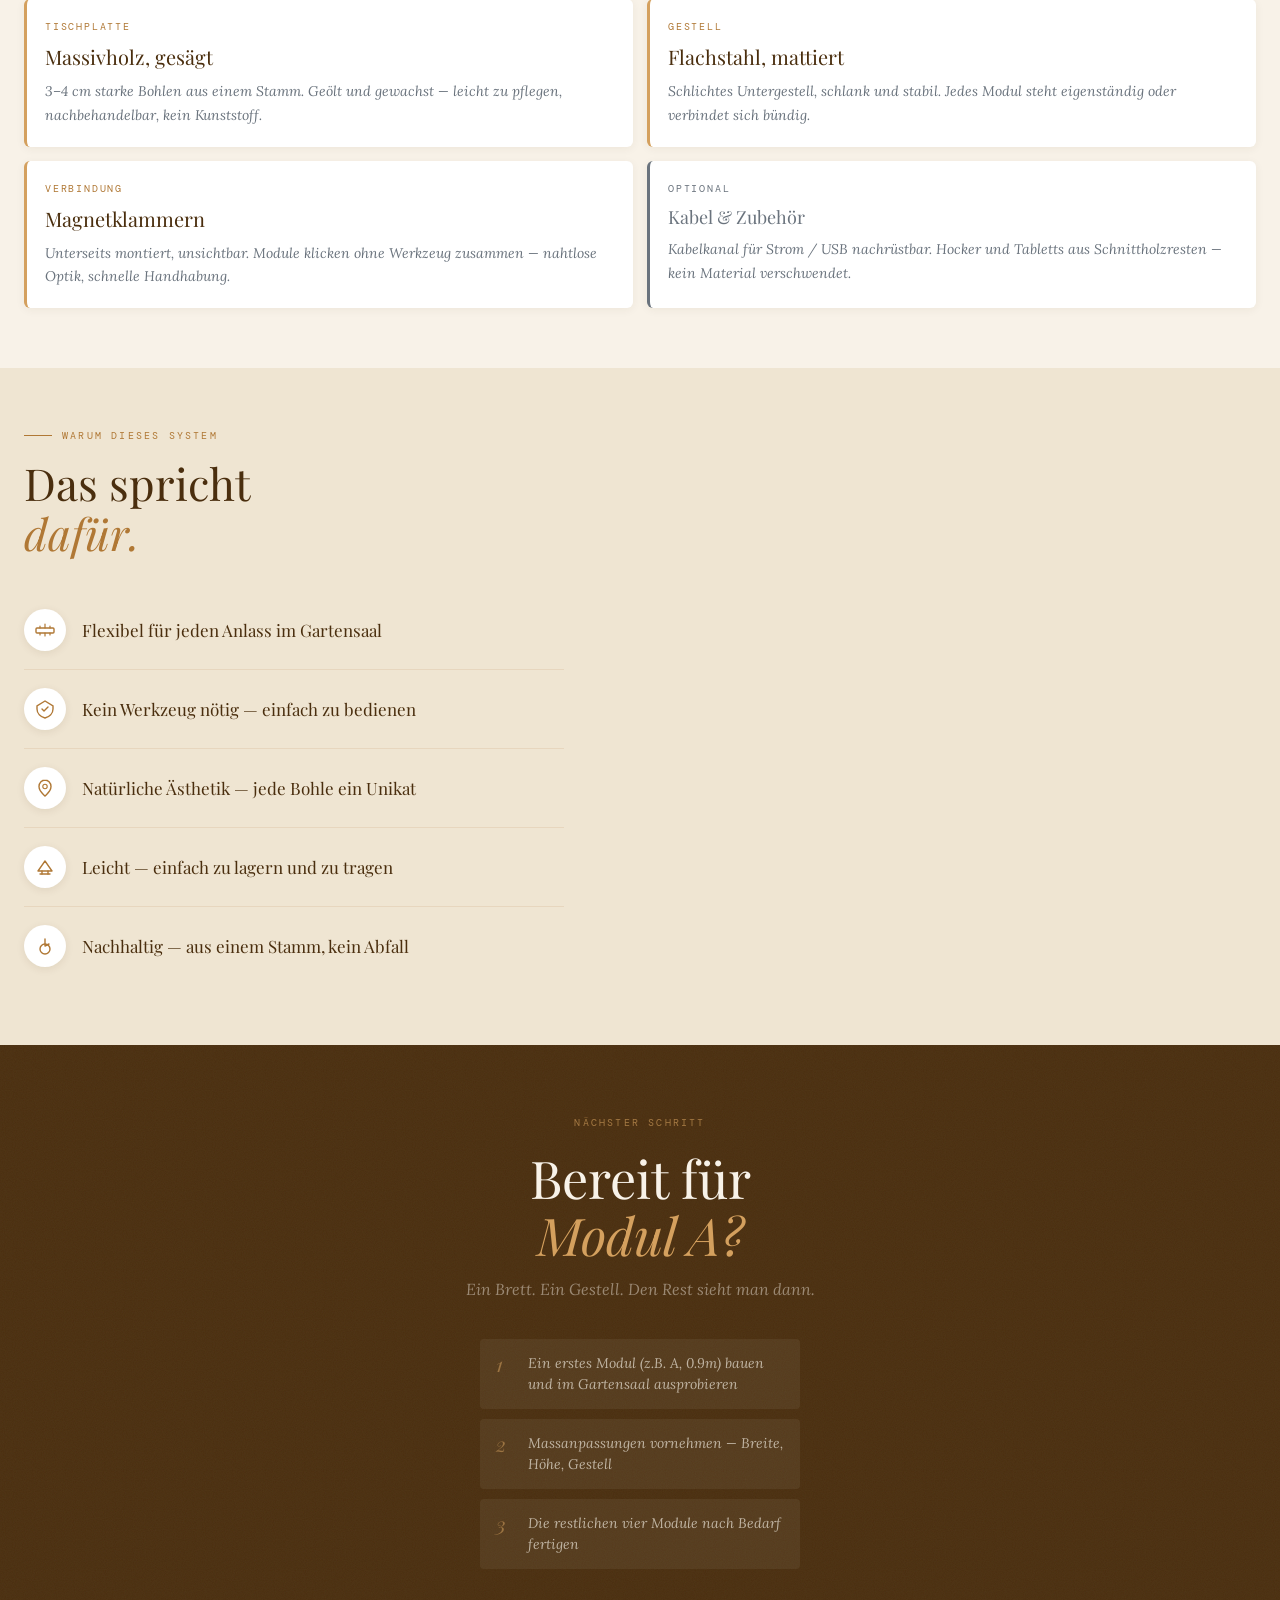
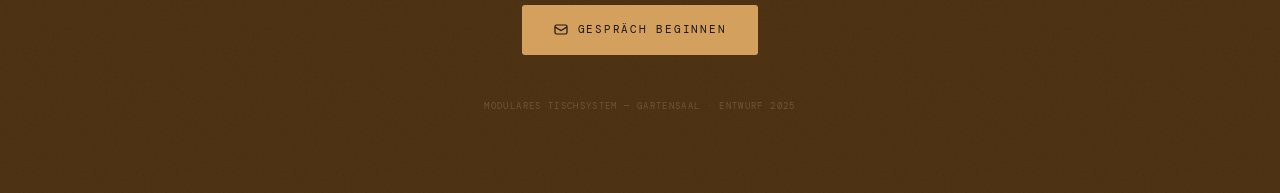
<file: tischsystem.html>
<!DOCTYPE html>
<html lang="de">
<head>
<meta charset="UTF-8">
<meta name="viewport" content="width=device-width, initial-scale=1.0, viewport-fit=cover">
<title>Tischsystem Gartensaal</title>
<link href="https://fonts.googleapis.com/css2?family=Playfair+Display:ital,wght@0,400;0,700;1,400&family=DM+Mono:wght@300;400&family=Lora:ital,wght@0,300;0,400;1,300&display=swap" rel="stylesheet">
<style>
*, *::before, *::after { box-sizing: border-box; margin: 0; padding: 0; }
:root {
  --oak-light: #d4a05e;
  --oak-mid:   #b07835;
  --oak-dark:  #7a4f1a;
  --bark:      #4a2e0e;
  --charcoal:  #1c1510;
  --steel:     #6a737d;
  --cream:     #f8f2e8;
  --sand:      #efe5d2;
  --parchment: #faf6ee;
  --white:     #ffffff;
}
html { scroll-behavior: smooth; -webkit-tap-highlight-color: transparent; }
body {
  font-family: 'Lora', serif;
  background: var(--parchment);
  color: var(--charcoal);
  overflow-x: hidden;
  font-size: 16px;
  line-height: 1.6;
}
.tag {
  font-family: 'DM Mono', monospace;
  font-size: 10px;
  letter-spacing: 0.22em;
  text-transform: uppercase;
  color: var(--oak-mid);
  display: flex;
  align-items: center;
  gap: 10px;
}
.tag::before { content: ''; display: block; width: 28px; height: 1px; background: var(--oak-mid); flex-shrink: 0; }

/* HERO */
.hero {
  background: var(--charcoal);
  min-height: 100svh;
  display: flex;
  flex-direction: column;
  justify-content: flex-end;
  position: relative;
  overflow: hidden;
}
.hero-bg { position: absolute; inset: 0; z-index: 0; }
.hero-overlay {
  position: absolute; inset: 0;
  background: linear-gradient(to bottom, var(--charcoal) 0%, rgba(28,21,16,0.5) 40%, rgba(28,21,16,0.1) 68%, rgba(28,21,16,0.72) 100%);
  z-index: 2;
}
.hero-content {
  position: relative; z-index: 3;
  padding: 0 24px 56px;
  display: flex; flex-direction: column; gap: 18px;
}
.hero-title {
  font-family: 'Playfair Display', serif;
  font-size: clamp(42px, 13vw, 72px);
  line-height: 1.05;
  color: var(--cream);
  font-weight: 400;
}
.hero-title em { font-style: italic; color: var(--oak-light); display: block; }
.hero-sub {
  font-size: 16px; color: rgba(248,242,232,0.6);
  font-weight: 300; font-style: italic;
  max-width: 300px; line-height: 1.65;
}
.hero-meta { display: flex; gap: 28px; padding-top: 6px; }
.hero-stat-num {
  font-family: 'Playfair Display', serif;
  font-size: 30px; color: var(--oak-light); line-height: 1;
}
.hero-stat-label {
  font-family: 'DM Mono', monospace;
  font-size: 9px; letter-spacing: 0.2em;
  color: rgba(248,242,232,0.4); text-transform: uppercase; margin-top: 4px;
}
.hero-scroll {
  display: flex; align-items: center; gap: 10px;
  font-family: 'DM Mono', monospace; font-size: 10px;
  letter-spacing: 0.2em; color: rgba(248,242,232,0.3);
  text-transform: uppercase; margin-top: 12px;
}
.scroll-line { width: 32px; height: 1px; background: rgba(248,242,232,0.2); }

/* SECTIONS */
section { padding: 60px 24px; }
.section-head { margin-bottom: 32px; }
.section-head .tag { margin-bottom: 14px; }
.section-title {
  font-family: 'Playfair Display', serif;
  font-size: clamp(27px, 7.5vw, 44px);
  font-weight: 400; line-height: 1.15; color: var(--bark);
}
.section-title em { font-style: italic; color: var(--oak-mid); }

/* BOARDS */
.boards-section { background: var(--sand); }
.board-intro {
  font-size: 15px; color: var(--steel);
  font-style: italic; line-height: 1.7; margin-bottom: 36px;
  padding-left: 14px; border-left: 2px solid var(--oak-light);
}
.board-stack { display: flex; flex-direction: column; gap: 5px; margin-bottom: 36px; }
.board-slice {
  display: flex; align-items: stretch;
  border-radius: 3px; overflow: hidden;
  box-shadow: 0 2px 10px rgba(74,46,14,0.18);
  min-height: 54px; cursor: pointer;
  transition: transform 0.15s ease;
}
.board-slice:active { transform: scale(0.988); }
.board-end {
  width: 20px; flex-shrink: 0;
  display: flex; flex-direction: column;
  justify-content: center; align-items: center;
  gap: 3px; padding: 8px 4px;
}
.board-end-ring {
  width: 10px; height: 3px;
  border-radius: 50%;
  border: 1px solid rgba(74,46,14,0.3);
}
.board-face {
  flex: 1; display: flex; align-items: center;
  padding: 10px 16px; position: relative; overflow: hidden;
}
.b1 .board-face { background: linear-gradient(180deg, #c48448 0%, #b07030 55%, #c07840 100%); }
.b2 .board-face { background: linear-gradient(180deg, #ba7c3c 0%, #a56826 55%, #b87838 100%); }
.b3 .board-face { background: linear-gradient(180deg, #cc904e 0%, #b8783a 55%, #ca8c4c 100%); }
.b4 .board-face { background: linear-gradient(180deg, #b6763e 0%, #a2640c 55%, #b47438 100%); }
.b5 .board-face { background: linear-gradient(180deg, #be7646 0%, #a8662c 55%, #bc743e 100%); }
.b1 .board-end { background: #7a3e16; }
.b2 .board-end { background: #6c3410; }
.b3 .board-end { background: #804616; }
.b4 .board-end { background: #683008; }
.b5 .board-end { background: #763e12; }
.board-grain { position: absolute; inset: 0; pointer-events: none; }
.board-info {
  position: relative; z-index: 1;
  display: flex; justify-content: space-between;
  align-items: center; width: 100%;
}
.board-letter {
  font-family: 'Playfair Display', serif;
  font-size: 24px; font-style: italic;
  color: rgba(26,20,10,0.5); font-weight: 400; line-height: 1;
}
.board-right { text-align: right; }
.board-dim {
  font-family: 'DM Mono', monospace;
  font-size: 11px; color: rgba(26,20,10,0.45); letter-spacing: 0.06em;
  margin-bottom: 4px;
}
.board-uses { display: flex; gap: 5px; flex-wrap: wrap; justify-content: flex-end; }
.board-use-tag {
  font-family: 'DM Mono', monospace;
  font-size: 9px; letter-spacing: 0.08em; text-transform: uppercase;
  background: rgba(26,20,10,0.11); color: rgba(26,20,10,0.5);
  padding: 3px 7px; border-radius: 2px;
}

/* Assembled */
.assembled-view {
  background: var(--charcoal);
  border-radius: 6px; padding: 22px 16px; margin-bottom: 10px;
}
.assembled-label {
  font-family: 'DM Mono', monospace;
  font-size: 9px; letter-spacing: 0.2em; text-transform: uppercase;
  color: rgba(212,160,94,0.45); margin-bottom: 14px; text-align: center;
}
.assembled-boards {
  display: flex; gap: 3px; height: 46px;
  border-radius: 3px; overflow: hidden;
  box-shadow: 0 3px 18px rgba(0,0,0,0.4);
}
.ab { flex: 1; position: relative; overflow: hidden; }
.ab-1 { background: linear-gradient(180deg, #c4844a, #a86830); }
.ab-2 { background: linear-gradient(180deg, #ba7c3c, #9a601e); }
.ab-3 { background: linear-gradient(180deg, #cc904e, #b07838); }
.ab-4 { background: linear-gradient(180deg, #b6763e, #a2640c); }
.ab-5 { background: linear-gradient(180deg, #be7646, #aa6828); }
.ab-sep { position: absolute; top:0; bottom:0; right:0; width:2px; background: rgba(28,21,16,0.35); }
.ab-lbl {
  position: absolute; top:50%; left:50%;
  transform: translate(-50%,-50%);
  font-family: 'Playfair Display', serif;
  font-style: italic; font-size: 14px;
  color: rgba(26,16,4,0.42);
}
.assembled-dim {
  text-align: center; font-family: 'DM Mono', monospace;
  font-size: 10px; color: rgba(212,160,94,0.38);
  margin-top: 10px; letter-spacing: 0.1em;
}

/* Connector detail */
.connector-detail {
  background: var(--white); border-radius: 6px;
  padding: 22px 20px; margin-top: 20px;
  border: 1px solid rgba(176,120,53,0.14);
}
.connector-title {
  font-family: 'DM Mono', monospace;
  font-size: 10px; letter-spacing: 0.18em; text-transform: uppercase;
  color: var(--oak-mid); margin-bottom: 14px;
}
.connector-row {
  display: flex; align-items: flex-start;
  gap: 14px; padding: 13px 0;
  border-bottom: 1px solid rgba(74,46,14,0.07);
}
.connector-row:last-child { border-bottom: none; padding-bottom: 0; }
.connector-icon {
  width: 34px; height: 34px; flex-shrink: 0;
  display: flex; align-items: center; justify-content: center;
  background: var(--sand); border-radius: 4px;
}
.ci-title {
  font-family: 'DM Mono', monospace;
  font-size: 10px; letter-spacing: 0.12em; text-transform: uppercase;
  color: var(--oak-dark); margin-bottom: 4px;
}
.ci-desc { font-size: 14px; color: var(--steel); font-style: italic; line-height: 1.55; }

/* SCENARIOS */
.scenarios-section { background: var(--charcoal); }
.scenarios-section .section-title { color: var(--cream); }
.scenarios-section .section-title em { color: var(--oak-light); }
.scenarios-section .tag { color: var(--oak-light); }
.scenarios-section .tag::before { background: var(--oak-light); }
.scenario-cards { display: flex; flex-direction: column; gap: 3px; }
.scenario-card {
  background: rgba(255,255,255,0.04);
  border: 1px solid rgba(212,160,94,0.1);
  border-radius: 4px; overflow: hidden;
}
.scenario-header {
  display: flex; align-items: center;
  justify-content: space-between;
  padding: 18px 20px; cursor: pointer; gap: 16px;
}
.sc-left { display: flex; align-items: center; gap: 14px; }
.sc-num {
  font-family: 'Playfair Display', serif;
  font-size: 30px; font-style: italic;
  color: rgba(212,160,94,0.22); line-height: 1;
  flex-shrink: 0; width: 34px;
}
.sc-name {
  font-family: 'Playfair Display', serif;
  font-size: 22px; color: var(--cream); font-weight: 400;
}
.sc-arrow {
  width: 22px; height: 22px;
  display: flex; align-items: center; justify-content: center;
  flex-shrink: 0; transition: transform 0.3s ease;
  color: rgba(212,160,94,0.45);
}
.scenario-body { max-height: 0; overflow: hidden; transition: max-height 0.45s ease; }
.scenario-body.open { max-height: 520px; }
.scenario-card.open .sc-arrow { transform: rotate(180deg); }
.sc-inner {
  padding: 0 20px 22px;
  border-top: 1px solid rgba(212,160,94,0.08);
}
.sc-diag-wrap {
  margin: 18px 0;
  background: rgba(0,0,0,0.2);
  border-radius: 4px; padding: 14px;
}
.sc-config {
  display: inline-block;
  font-family: 'DM Mono', monospace;
  font-size: 10px; letter-spacing: 0.12em; text-transform: uppercase;
  background: rgba(212,160,94,0.1); color: var(--oak-light);
  padding: 6px 12px; border-radius: 2px; margin-bottom: 12px;
}
.sc-desc { font-size: 15px; color: rgba(248,242,232,0.52); font-style: italic; line-height: 1.7; }

/* MATERIAL */
.material-section { background: var(--cream); }
.material-cards { display: flex; flex-direction: column; gap: 14px; }
.mat-card {
  background: var(--white); border-radius: 6px;
  padding: 20px 18px; border-left: 3px solid var(--oak-light);
  box-shadow: 0 2px 10px rgba(74,46,14,0.06);
}
.mat-label {
  font-family: 'DM Mono', monospace;
  font-size: 10px; letter-spacing: 0.18em; text-transform: uppercase;
  color: var(--oak-mid); margin-bottom: 6px;
}
.mat-title {
  font-family: 'Playfair Display', serif;
  font-size: 20px; color: var(--bark); font-weight: 400; margin-bottom: 7px;
}
.mat-desc { font-size: 14px; color: var(--steel); font-style: italic; line-height: 1.65; }

/* VORTEILE */
.vorteile-section { background: var(--sand); }
.vorteile-list { display: flex; flex-direction: column; }
.vorteil-row {
  display: flex; align-items: center; gap: 16px;
  padding: 18px 0; border-bottom: 1px solid rgba(176,120,53,0.13);
}
.vorteil-row:last-child { border-bottom: none; }
.vorteil-icon-wrap {
  width: 42px; height: 42px; flex-shrink: 0;
  background: var(--white); border-radius: 50%;
  display: flex; align-items: center; justify-content: center;
  box-shadow: 0 2px 8px rgba(74,46,14,0.09);
}
.vorteil-text {
  font-family: 'Playfair Display', serif;
  font-size: 17px; color: var(--bark);
  font-weight: 400; line-height: 1.3;
}

/* CTA */
.cta-section {
  background: var(--bark);
  text-align: center;
  padding: 70px 24px 80px;
  position: relative; overflow: hidden;
}
.cta-section::before {
  content: ''; position: absolute; inset: 0;
  background: url("data:image/svg+xml,%3Csvg xmlns='http://www.w3.org/2000/svg' width='200' height='200'%3E%3Cfilter id='n'%3E%3CfeTurbulence type='fractalNoise' baseFrequency='0.9' numOctaves='4'/%3E%3C/filter%3E%3Crect width='200' height='200' filter='url(%23n)' opacity='0.05'/%3E%3C/svg%3E");
  pointer-events: none;
}
.cta-tag {
  font-family: 'DM Mono', monospace;
  font-size: 10px; letter-spacing: 0.22em; text-transform: uppercase;
  color: rgba(212,160,94,0.65); display: block; margin-bottom: 18px;
  position: relative; z-index: 1;
}
.cta-title {
  font-family: 'Playfair Display', serif;
  font-size: clamp(33px, 10vw, 52px); color: var(--cream);
  font-weight: 400; line-height: 1.1; margin-bottom: 14px;
  position: relative; z-index: 1;
}
.cta-title em { font-style: italic; color: var(--oak-light); }
.cta-sub {
  font-size: 16px; color: rgba(248,242,232,0.45);
  font-style: italic; margin-bottom: 36px;
  position: relative; z-index: 1;
}
.cta-steps {
  display: flex; flex-direction: column; gap: 10px;
  max-width: 320px; margin: 0 auto 36px;
  position: relative; z-index: 1; text-align: left;
}
.cta-step {
  display: flex; align-items: flex-start; gap: 14px;
  background: rgba(248,242,232,0.06);
  border-radius: 4px; padding: 14px 16px;
}
.cta-step-n {
  font-family: 'Playfair Display', serif;
  font-style: italic; font-size: 20px;
  color: var(--oak-light); opacity: 0.55;
  line-height: 1; flex-shrink: 0; width: 18px; padding-top: 1px;
}
.cta-step-text {
  font-size: 14px; color: rgba(248,242,232,0.65);
  font-style: italic; line-height: 1.5;
}
.cta-btn {
  display: inline-flex; align-items: center; gap: 10px;
  background: var(--oak-light); color: var(--charcoal);
  padding: 16px 32px;
  font-family: 'DM Mono', monospace;
  font-size: 11px; letter-spacing: 0.16em; text-transform: uppercase;
  text-decoration: none; border-radius: 3px;
  position: relative; z-index: 1;
  transition: background 0.2s ease;
  -webkit-tap-highlight-color: transparent;
}
.cta-btn:active { background: var(--oak-mid); }
.footer-note {
  margin-top: 44px;
  font-family: 'DM Mono', monospace;
  font-size: 9px; letter-spacing: 0.15em;
  color: rgba(248,242,232,0.18); text-transform: uppercase;
  position: relative; z-index: 1;
}

/* ANIMATIONS */
@keyframes fadeUp {
  from { opacity: 0; transform: translateY(22px); }
  to   { opacity: 1; transform: translateY(0); }
}
.hero-content > * { animation: fadeUp 0.7s ease both; }
.hero-content > *:nth-child(1) { animation-delay: 0.1s; }
.hero-content > *:nth-child(2) { animation-delay: 0.24s; }
.hero-content > *:nth-child(3) { animation-delay: 0.38s; }
.hero-content > *:nth-child(4) { animation-delay: 0.52s; }
.hero-content > *:nth-child(5) { animation-delay: 0.66s; }
.reveal { opacity: 0; transform: translateY(16px); transition: opacity 0.55s ease, transform 0.55s ease; }
.reveal.visible { opacity: 1; transform: translateY(0); }

/* Desktop enhancements */
@media (min-width: 640px) {
  .hero-title { font-size: 68px; }
  .board-stack { max-width: 680px; margin-left: auto; margin-right: auto; }
  .assembled-view { max-width: 680px; margin-left: auto; margin-right: auto; }
  .material-cards { display: grid; grid-template-columns: 1fr 1fr; }
  .vorteile-list { max-width: 540px; }
}
</style>
</head>
<body>

<!-- HERO -->
<section class="hero">
  <div class="hero-bg">
    <svg width="100%" height="100%" viewBox="0 0 400 740" preserveAspectRatio="xMidYMid slice" xmlns="http://www.w3.org/2000/svg">
      <defs>
        <filter id="wn">
          <feTurbulence type="fractalNoise" baseFrequency="0.019 0.0045" numOctaves="6" seed="23" stitchTiles="stitch" result="n"/>
          <feColorMatrix type="matrix" values="0.32 0.1 0 0 0.25  0.14 0.05 0 0 0.10  0 0 0 0 0.02  0 0 0 1 0" in="n" result="c"/>
          <feBlend in="SourceGraphic" in2="c" mode="multiply"/>
        </filter>
        <linearGradient id="pg1" x1="0" y1="0" x2="0" y2="1">
          <stop offset="0%" stop-color="#b87038"/><stop offset="55%" stop-color="#c8884e"/><stop offset="100%" stop-color="#a86020"/>
        </linearGradient>
        <linearGradient id="pg2" x1="0" y1="0" x2="0" y2="1">
          <stop offset="0%" stop-color="#a86030"/><stop offset="55%" stop-color="#bc7a42"/><stop offset="100%" stop-color="#9a5018"/>
        </linearGradient>
        <linearGradient id="pg3" x1="0" y1="0" x2="0" y2="1">
          <stop offset="0%" stop-color="#c07848"/><stop offset="55%" stop-color="#d49060"/><stop offset="100%" stop-color="#b06830"/>
        </linearGradient>
        <linearGradient id="pg4" x1="0" y1="0" x2="0" y2="1">
          <stop offset="0%" stop-color="#9a5820"/><stop offset="55%" stop-color="#b07038"/><stop offset="100%" stop-color="#8a4810"/>
        </linearGradient>
        <linearGradient id="pg5" x1="0" y1="0" x2="0" y2="1">
          <stop offset="0%" stop-color="#b26030"/><stop offset="55%" stop-color="#c87848"/><stop offset="100%" stop-color="#9c5020"/>
        </linearGradient>
      </defs>
      <rect width="400" height="740" fill="#1c1510"/>
      <!-- Plank 1 -->
      <rect x="0" y="350" width="400" height="72" fill="url(#pg1)" filter="url(#wn)"/>
      <g stroke="#4a2208" stroke-width="0.7" fill="none" opacity="0.22">
        <path d="M0,362 C80,359 200,365 400,361"/>
        <path d="M0,374 C65,371 180,377 400,373"/>
        <path d="M0,387 C95,383 220,389 400,385"/>
        <path d="M0,400 C70,397 190,403 400,399"/>
        <path d="M0,413 C85,410 210,416 400,412"/>
      </g>
      <rect x="0" y="418" width="400" height="4" fill="rgba(18,10,3,0.45)"/>
      <!-- Plank 2 -->
      <rect x="0" y="422" width="400" height="70" fill="url(#pg2)" filter="url(#wn)"/>
      <g stroke="#4a2208" stroke-width="0.7" fill="none" opacity="0.18">
        <path d="M0,435 C110,431 250,437 400,433"/>
        <path d="M0,449 C80,445 215,452 400,447"/>
        <path d="M0,463 C100,459 240,465 400,461"/>
        <path d="M0,477 C70,473 200,480 400,475"/>
      </g>
      <!-- knot plank 2 -->
      <ellipse cx="255" cy="457" rx="16" ry="12" fill="none" stroke="#3a1803" stroke-width="1.5" opacity="0.22"/>
      <ellipse cx="255" cy="457" rx="8" ry="6" fill="none" stroke="#3a1803" stroke-width="1" opacity="0.18"/>
      <rect x="0" y="488" width="400" height="4" fill="rgba(18,10,3,0.45)"/>
      <!-- Plank 3 -->
      <rect x="0" y="492" width="400" height="72" fill="url(#pg3)" filter="url(#wn)"/>
      <g stroke="#4a2208" stroke-width="0.7" fill="none" opacity="0.2">
        <path d="M0,505 C130,501 280,507 400,503"/>
        <path d="M0,519 C105,515 255,521 400,517"/>
        <path d="M0,533 C80,529 225,536 400,531"/>
        <path d="M0,547 C120,543 270,549 400,545"/>
        <path d="M0,559 C90,555 240,562 400,557"/>
      </g>
      <rect x="0" y="560" width="400" height="4" fill="rgba(18,10,3,0.45)"/>
      <!-- Plank 4 -->
      <rect x="0" y="564" width="400" height="70" fill="url(#pg4)" filter="url(#wn)"/>
      <g stroke="#4a2208" stroke-width="0.7" fill="none" opacity="0.16">
        <path d="M0,577 C140,573 295,579 400,575"/>
        <path d="M0,591 C100,587 260,594 400,589"/>
        <path d="M0,606 C115,602 270,609 400,604"/>
        <path d="M0,619 C95,615 250,622 400,617"/>
      </g>
      <rect x="0" y="630" width="400" height="4" fill="rgba(18,10,3,0.45)"/>
      <!-- Plank 5 -->
      <rect x="0" y="634" width="400" height="106" fill="url(#pg5)" filter="url(#wn)"/>
      <g stroke="#4a2208" stroke-width="0.7" fill="none" opacity="0.18">
        <path d="M0,648 C85,644 210,650 400,646"/>
        <path d="M0,662 C110,658 260,665 400,660"/>
        <path d="M0,677 C75,673 220,680 400,675"/>
        <path d="M0,692 C100,688 255,695 400,690"/>
        <path d="M0,706 C90,702 240,709 400,704"/>
      </g>
      <ellipse cx="90" cy="670" rx="13" ry="10" fill="none" stroke="#3a1803" stroke-width="1.4" opacity="0.2"/>
    </svg>
  </div>
  <div class="hero-overlay"></div>
  <div class="hero-content">
    <div class="tag" style="color:var(--oak-light)"><span style="width:28px;height:1px;background:var(--oak-light);display:block;flex-shrink:0"></span>Vorschlag Gartensaal</div>
    <h1 class="hero-title">Modulares<br><em>Tischsystem</em></h1>
    <p class="hero-sub">Fünf gesägte Massivholzbretter. Ein flexibles System für jeden Anlass.</p>
    <div class="hero-meta">
      <div class="hero-stat">
        <div class="hero-stat-num">5</div>
        <div class="hero-stat-label">Module</div>
      </div>
      <div class="hero-stat">
        <div class="hero-stat-num">5m</div>
        <div class="hero-stat-label">Gesamt</div>
      </div>
      <div class="hero-stat">
        <div class="hero-stat-num">3cm</div>
        <div class="hero-stat-label">Stärke</div>
      </div>
    </div>
    <div class="hero-scroll"><div class="scroll-line"></div>Konzept erkunden</div>
  </div>
</section>

<!-- BOARDS -->
<section class="boards-section reveal">
  <div class="section-head">
    <div class="tag">Die Bretter</div>
    <h2 class="section-title">Aus einem Stamm —<br><em>fünf Teile</em></h2>
  </div>
  <p class="board-intro">
    Statt eines 8cm-Slabs: Bretter in 3–4 cm Stärke, gesägt aus einem Stamm. Leichter zu handhaben, günstiger in der Herstellung, und die Maserung jeder Bohle ist einzigartig.
  </p>

  <div class="board-stack">
    <div class="board-slice b1">
      <div class="board-end b1-end">
        <div class="board-end-ring"></div><div class="board-end-ring"></div>
        <div class="board-end-ring"></div><div class="board-end-ring"></div>
      </div>
      <div class="board-face">
        <svg class="board-grain" viewBox="0 0 320 54" preserveAspectRatio="none">
          <g stroke="rgba(50,20,4,0.17)" stroke-width="0.8" fill="none">
            <path d="M0,11 C65,9 160,13 320,11"/><path d="M0,24 C85,21 185,26 320,23"/>
            <path d="M0,37 C55,34 150,39 320,36"/><path d="M0,49 C75,46 170,51 320,48"/>
          </g>
        </svg>
        <div class="board-info">
          <div class="board-letter">A</div>
          <div class="board-right">
            <div class="board-dim">0.9m</div>
            <div class="board-uses">
              <span class="board-use-tag">Einzeltisch</span>
              <span class="board-use-tag">Konferenz</span>
            </div>
          </div>
        </div>
      </div>
    </div>

    <div class="board-slice b2">
      <div class="board-end">
        <div class="board-end-ring"></div><div class="board-end-ring"></div>
        <div class="board-end-ring"></div>
      </div>
      <div class="board-face">
        <svg class="board-grain" viewBox="0 0 320 54" preserveAspectRatio="none">
          <g stroke="rgba(50,20,4,0.15)" stroke-width="0.8" fill="none">
            <path d="M0,13 C90,10 200,15 320,12"/><path d="M0,27 C70,24 175,29 320,26"/>
            <path d="M0,41 C55,38 165,43 320,40"/>
          </g>
          <ellipse cx="190" cy="27" rx="12" ry="8" stroke="rgba(40,14,2,0.18)" stroke-width="1" fill="none"/>
        </svg>
        <div class="board-info">
          <div class="board-letter">B</div>
          <div class="board-right">
            <div class="board-dim">1.0m</div>
            <div class="board-uses">
              <span class="board-use-tag">Einzeltisch</span>
              <span class="board-use-tag">Konferenz</span>
            </div>
          </div>
        </div>
      </div>
    </div>

    <div class="board-slice b3">
      <div class="board-end">
        <div class="board-end-ring"></div><div class="board-end-ring"></div>
        <div class="board-end-ring"></div><div class="board-end-ring"></div>
      </div>
      <div class="board-face">
        <svg class="board-grain" viewBox="0 0 320 54" preserveAspectRatio="none">
          <g stroke="rgba(50,20,4,0.2)" stroke-width="0.8" fill="none">
            <path d="M0,9 C100,6 220,11 320,8"/><path d="M0,22 C80,18 195,24 320,20"/>
            <path d="M0,35 C90,31 210,37 320,33"/><path d="M0,48 C65,44 180,50 320,46"/>
          </g>
        </svg>
        <div class="board-info">
          <div class="board-letter">C</div>
          <div class="board-right">
            <div class="board-dim">1.0m</div>
            <div class="board-uses">
              <span class="board-use-tag">Gruppe</span>
              <span class="board-use-tag">Konferenz</span>
            </div>
          </div>
        </div>
      </div>
    </div>

    <div class="board-slice b4">
      <div class="board-end">
        <div class="board-end-ring"></div><div class="board-end-ring"></div>
        <div class="board-end-ring"></div>
      </div>
      <div class="board-face">
        <svg class="board-grain" viewBox="0 0 320 54" preserveAspectRatio="none">
          <g stroke="rgba(50,20,4,0.14)" stroke-width="0.8" fill="none">
            <path d="M0,15 C120,12 250,17 320,14"/><path d="M0,29 C95,26 225,31 320,28"/>
            <path d="M0,43 C110,40 240,46 320,42"/>
          </g>
        </svg>
        <div class="board-info">
          <div class="board-letter">D</div>
          <div class="board-right">
            <div class="board-dim">1.1m</div>
            <div class="board-uses">
              <span class="board-use-tag">Theke</span>
              <span class="board-use-tag">Sideboard</span>
            </div>
          </div>
        </div>
      </div>
    </div>

    <div class="board-slice b5">
      <div class="board-end">
        <div class="board-end-ring"></div><div class="board-end-ring"></div>
        <div class="board-end-ring"></div><div class="board-end-ring"></div>
        <div class="board-end-ring"></div>
      </div>
      <div class="board-face">
        <svg class="board-grain" viewBox="0 0 320 54" preserveAspectRatio="none">
          <g stroke="rgba(50,20,4,0.18)" stroke-width="0.8" fill="none">
            <path d="M0,10 C85,7 195,12 320,9"/><path d="M0,23 C100,20 215,25 320,22"/>
            <path d="M0,37 C75,34 185,39 320,36"/><path d="M0,50 C90,47 200,52 320,49"/>
          </g>
          <ellipse cx="78" cy="28" rx="10" ry="7" stroke="rgba(40,14,2,0.17)" stroke-width="1" fill="none"/>
        </svg>
        <div class="board-info">
          <div class="board-letter">E</div>
          <div class="board-right">
            <div class="board-dim">1.0m</div>
            <div class="board-uses">
              <span class="board-use-tag">Präsentation</span>
              <span class="board-use-tag">Buffet</span>
            </div>
          </div>
        </div>
      </div>
    </div>
  </div>

  <div class="assembled-view">
    <div class="assembled-label">— alle fünf Module zusammengesetzt —</div>
    <div class="assembled-boards">
      <div class="ab ab-1"><div class="ab-sep"></div><span class="ab-lbl">A</span></div>
      <div class="ab ab-2"><div class="ab-sep"></div><span class="ab-lbl">B</span></div>
      <div class="ab ab-3"><div class="ab-sep"></div><span class="ab-lbl">C</span></div>
      <div class="ab ab-4"><div class="ab-sep"></div><span class="ab-lbl">D</span></div>
      <div class="ab ab-5"><span class="ab-lbl">E</span></div>
    </div>
    <div class="assembled-dim">A + B + C + D + E = 5.0 m Konferenztisch</div>
  </div>

  <div class="connector-detail">
    <div class="connector-title">Verbindungssystem</div>
    <div class="connector-row">
      <div class="connector-icon">
        <svg width="22" height="22" viewBox="0 0 22 22" fill="none">
          <circle cx="11" cy="11" r="4" stroke="var(--oak-mid)" stroke-width="1.5"/>
          <path d="M11 3V7M11 15V19M3 11H7M15 11H19" stroke="var(--oak-mid)" stroke-width="1.5" stroke-linecap="round"/>
        </svg>
      </div>
      <div>
        <div class="ci-title">Magnetklammern</div>
        <div class="ci-desc">Unsichtbar an der Unterseite — Module verbinden sich in Sekunden, kein Werkzeug nötig.</div>
      </div>
    </div>
    <div class="connector-row">
      <div class="connector-icon">
        <svg width="22" height="22" viewBox="0 0 22 22" fill="none">
          <rect x="3" y="9" width="16" height="4" rx="1" stroke="var(--oak-mid)" stroke-width="1.5"/>
          <path d="M7 9V6M11 9V5M15 9V6M7 13V16M11 13V17M15 13V16" stroke="var(--oak-mid)" stroke-width="1.5" stroke-linecap="round"/>
        </svg>
      </div>
      <div>
        <div class="ci-title">Stahlgestell</div>
        <div class="ci-desc">Flachstahl, mattiert. Jedes Modul steht eigenständig, verbindet sich aber bündig mit dem nächsten.</div>
      </div>
    </div>
    <div class="connector-row">
      <div class="connector-icon">
        <svg width="22" height="22" viewBox="0 0 22 22" fill="none">
          <path d="M4 18C4 18 7 14 11 14C15 14 18 18 18 18" stroke="var(--oak-mid)" stroke-width="1.5" stroke-linecap="round" fill="none"/>
          <path d="M11 4C11 4 8 7 8 10C8 13 11 14 11 14C11 14 14 13 14 10C14 7 11 4 11 4Z" stroke="var(--oak-mid)" stroke-width="1.5" fill="none"/>
        </svg>
      </div>
      <div>
        <div class="ci-title">Oberfläche</div>
        <div class="ci-desc">Geölt und gewachst. Schützt das Holz, betont die Maserung, bleibt jederzeit nachbehandelbar.</div>
      </div>
    </div>
  </div>
</section>

<!-- SCENARIOS -->
<section class="scenarios-section reveal" id="szenarien">
  <div class="section-head">
    <div class="tag">Szenarien</div>
    <h2 class="section-title">Drei Grundformen.<br><em>Viele Anlässe.</em></h2>
  </div>

  <div class="scenario-cards">
    <div class="scenario-card" id="sc1">
      <div class="scenario-header" onclick="toggleSc('sc1')">
        <div class="sc-left">
          <span class="sc-num">1</span>
          <span class="sc-name">Konferenz</span>
        </div>
        <div class="sc-arrow"><svg width="16" height="10" viewBox="0 0 16 10" fill="none"><path d="M1 1L8 8L15 1" stroke="currentColor" stroke-width="1.5" stroke-linecap="round"/></svg></div>
      </div>
      <div class="scenario-body" id="sc1-body">
        <div class="sc-inner">
          <span class="sc-config">A + B + C + D + E = 5m</span>
          <div class="sc-diag-wrap">
            <svg width="100%" viewBox="0 0 300 68" xmlns="http://www.w3.org/2000/svg">
              <rect x="8" y="24" width="284" height="20" rx="2" fill="rgba(200,140,80,0.55)" stroke="rgba(200,140,80,0.7)" stroke-width="1"/>
              <line x1="64" y1="24" x2="64" y2="44" stroke="rgba(28,21,16,0.35)" stroke-width="1" stroke-dasharray="2,2"/>
              <line x1="120" y1="24" x2="120" y2="44" stroke="rgba(28,21,16,0.35)" stroke-width="1" stroke-dasharray="2,2"/>
              <line x1="178" y1="24" x2="178" y2="44" stroke="rgba(28,21,16,0.35)" stroke-width="1" stroke-dasharray="2,2"/>
              <line x1="236" y1="24" x2="236" y2="44" stroke="rgba(28,21,16,0.35)" stroke-width="1" stroke-dasharray="2,2"/>
              <circle cx="36" cy="14" r="5" fill="rgba(200,140,80,0.3)"/>
              <circle cx="92" cy="14" r="5" fill="rgba(200,140,80,0.3)"/>
              <circle cx="148" cy="14" r="5" fill="rgba(200,140,80,0.3)"/>
              <circle cx="207" cy="14" r="5" fill="rgba(200,140,80,0.3)"/>
              <circle cx="264" cy="14" r="5" fill="rgba(200,140,80,0.3)"/>
              <circle cx="36" cy="54" r="5" fill="rgba(200,140,80,0.3)"/>
              <circle cx="92" cy="54" r="5" fill="rgba(200,140,80,0.3)"/>
              <circle cx="148" cy="54" r="5" fill="rgba(200,140,80,0.3)"/>
              <circle cx="207" cy="54" r="5" fill="rgba(200,140,80,0.3)"/>
              <circle cx="264" cy="54" r="5" fill="rgba(200,140,80,0.3)"/>
            </svg>
          </div>
          <p class="sc-desc">Alle fünf Module hintereinander — ein beeindruckender Tisch für Meetings, Präsentationen und Bankette. Bis zu 10+ Personen.</p>
        </div>
      </div>
    </div>

    <div class="scenario-card" id="sc2">
      <div class="scenario-header" onclick="toggleSc('sc2')">
        <div class="sc-left">
          <span class="sc-num">2</span>
          <span class="sc-name">Workshop</span>
        </div>
        <div class="sc-arrow"><svg width="16" height="10" viewBox="0 0 16 10" fill="none"><path d="M1 1L8 8L15 1" stroke="currentColor" stroke-width="1.5" stroke-linecap="round"/></svg></div>
      </div>
      <div class="scenario-body" id="sc2-body">
        <div class="sc-inner">
          <span class="sc-config">2+2 Inseln + 1 separat</span>
          <div class="sc-diag-wrap">
            <svg width="100%" viewBox="0 0 300 80" xmlns="http://www.w3.org/2000/svg">
              <rect x="8" y="18" width="95" height="18" rx="2" fill="rgba(200,140,80,0.55)" stroke="rgba(200,140,80,0.7)" stroke-width="1"/>
              <line x1="55" y1="18" x2="55" y2="36" stroke="rgba(28,21,16,0.3)" stroke-width="1" stroke-dasharray="2,2"/>
              <circle cx="30" cy="9" r="4" fill="rgba(200,140,80,0.3)"/><circle cx="80" cy="9" r="4" fill="rgba(200,140,80,0.3)"/>
              <circle cx="30" cy="45" r="4" fill="rgba(200,140,80,0.3)"/><circle cx="80" cy="45" r="4" fill="rgba(200,140,80,0.3)"/>

              <rect x="118" y="18" width="100" height="18" rx="2" fill="rgba(200,140,80,0.45)" stroke="rgba(200,140,80,0.6)" stroke-width="1"/>
              <line x1="168" y1="18" x2="168" y2="36" stroke="rgba(28,21,16,0.3)" stroke-width="1" stroke-dasharray="2,2"/>
              <circle cx="143" cy="9" r="4" fill="rgba(200,140,80,0.28)"/><circle cx="193" cy="9" r="4" fill="rgba(200,140,80,0.28)"/>
              <circle cx="143" cy="45" r="4" fill="rgba(200,140,80,0.28)"/><circle cx="193" cy="45" r="4" fill="rgba(200,140,80,0.28)"/>

              <rect x="234" y="18" width="58" height="18" rx="2" fill="rgba(200,140,80,0.32)" stroke="rgba(200,140,80,0.48)" stroke-width="1"/>
              <circle cx="263" cy="9" r="4" fill="rgba(200,140,80,0.22)"/>
              <circle cx="263" cy="45" r="4" fill="rgba(200,140,80,0.22)"/>
            </svg>
          </div>
          <p class="sc-desc">Module werden zu Gruppeninseln. Ideal für Kreativ-Workshops und kollaborative Formate — 3 unabhängige Arbeitsstationen.</p>
        </div>
      </div>
    </div>

    <div class="scenario-card" id="sc3">
      <div class="scenario-header" onclick="toggleSc('sc3')">
        <div class="sc-left">
          <span class="sc-num">3</span>
          <span class="sc-name">Event & Buffet</span>
        </div>
        <div class="sc-arrow"><svg width="16" height="10" viewBox="0 0 16 10" fill="none"><path d="M1 1L8 8L15 1" stroke="currentColor" stroke-width="1.5" stroke-linecap="round"/></svg></div>
      </div>
      <div class="scenario-body" id="sc3-body">
        <div class="sc-inner">
          <span class="sc-config">Freie Anordnung</span>
          <div class="sc-diag-wrap">
            <svg width="100%" viewBox="0 0 300 90" xmlns="http://www.w3.org/2000/svg">
              <rect x="8" y="8" width="175" height="16" rx="2" fill="rgba(200,140,80,0.55)" stroke="rgba(200,140,80,0.7)" stroke-width="1"/>
              <line x1="65" y1="8" x2="65" y2="24" stroke="rgba(28,21,16,0.3)" stroke-width="1" stroke-dasharray="2,2"/>
              <line x1="122" y1="8" x2="122" y2="24" stroke="rgba(28,21,16,0.3)" stroke-width="1" stroke-dasharray="2,2"/>
              <rect x="200" y="8" width="16" height="82" rx="2" fill="rgba(200,140,80,0.38)" stroke="rgba(200,140,80,0.55)" stroke-width="1"/>
              <rect x="8" y="50" width="88" height="16" rx="2" fill="rgba(200,140,80,0.32)" stroke="rgba(200,140,80,0.48)" stroke-width="1"/>
              <line x1="52" y1="50" x2="52" y2="66" stroke="rgba(28,21,16,0.25)" stroke-width="1" stroke-dasharray="2,2"/>
              <text x="235" y="62" font-family="DM Mono, monospace" font-size="8" fill="rgba(200,140,80,0.4)" text-anchor="middle">Theke</text>
              <text x="92" y="35" font-family="DM Mono, monospace" font-size="8" fill="rgba(200,140,80,0.35)" text-anchor="middle">Buffet</text>
            </svg>
          </div>
          <p class="sc-desc">Buffet, Theke, Ausstellung — frei im Raum positioniert. Modul D und E als Stehtheke, A–C als Buffetlinie.</p>
        </div>
      </div>
    </div>
  </div>
</section>

<!-- MATERIAL -->
<section class="material-section reveal" id="material">
  <div class="section-head">
    <div class="tag">Material & Konstruktion</div>
    <h2 class="section-title">Handwerk,<br><em>das bleibt.</em></h2>
  </div>
  <div class="material-cards">
    <div class="mat-card">
      <div class="mat-label">Tischplatte</div>
      <div class="mat-title">Massivholz, gesägt</div>
      <div class="mat-desc">3–4 cm starke Bohlen aus einem Stamm. Geölt und gewachst — leicht zu pflegen, nachbehandelbar, kein Kunststoff.</div>
    </div>
    <div class="mat-card">
      <div class="mat-label">Gestell</div>
      <div class="mat-title">Flachstahl, mattiert</div>
      <div class="mat-desc">Schlichtes Untergestell, schlank und stabil. Jedes Modul steht eigenständig oder verbindet sich bündig.</div>
    </div>
    <div class="mat-card">
      <div class="mat-label">Verbindung</div>
      <div class="mat-title">Magnetklammern</div>
      <div class="mat-desc">Unterseits montiert, unsichtbar. Module klicken ohne Werkzeug zusammen — nahtlose Optik, schnelle Handhabung.</div>
    </div>
    <div class="mat-card" style="border-color:var(--steel)">
      <div class="mat-label" style="color:var(--steel)">Optional</div>
      <div class="mat-title" style="color:var(--steel);font-size:18px">Kabel & Zubehör</div>
      <div class="mat-desc">Kabelkanal für Strom / USB nachrüstbar. Hocker und Tabletts aus Schnittholzresten — kein Material verschwendet.</div>
    </div>
  </div>
</section>

<!-- VORTEILE -->
<section class="vorteile-section reveal">
  <div class="section-head">
    <div class="tag">Warum dieses System</div>
    <h2 class="section-title">Das spricht<br><em>dafür.</em></h2>
  </div>
  <div class="vorteile-list">
    <div class="vorteil-row">
      <div class="vorteil-icon-wrap">
        <svg width="20" height="20" viewBox="0 0 20 20" fill="none">
          <rect x="1" y="8" width="18" height="5" rx="1" stroke="var(--oak-mid)" stroke-width="1.4"/>
          <path d="M5 8V6M10 8V4M15 8V6M5 13V15M10 13V16M15 13V15" stroke="var(--oak-mid)" stroke-width="1.2" stroke-linecap="round"/>
        </svg>
      </div>
      <div class="vorteil-text">Flexibel für jeden Anlass im Gartensaal</div>
    </div>
    <div class="vorteil-row">
      <div class="vorteil-icon-wrap">
        <svg width="20" height="20" viewBox="0 0 20 20" fill="none">
          <path d="M10 2L2 7V10C2 14.4 5.6 17.8 10 19C14.4 17.8 18 14.4 18 10V7L10 2Z" stroke="var(--oak-mid)" stroke-width="1.4" fill="none"/>
          <path d="M7 10L9 12L13 8" stroke="var(--oak-mid)" stroke-width="1.4" stroke-linecap="round" stroke-linejoin="round"/>
        </svg>
      </div>
      <div class="vorteil-text">Kein Werkzeug nötig — einfach zu bedienen</div>
    </div>
    <div class="vorteil-row">
      <div class="vorteil-icon-wrap">
        <svg width="20" height="20" viewBox="0 0 20 20" fill="none">
          <path d="M10 2C7.2 2 4 4.5 4 8.5C4 13 7 15 10 18C13 15 16 13 16 8.5C16 4.5 12.8 2 10 2Z" stroke="var(--oak-mid)" stroke-width="1.4" fill="none"/>
          <circle cx="10" cy="8.5" r="2.2" stroke="var(--oak-mid)" stroke-width="1.1"/>
        </svg>
      </div>
      <div class="vorteil-text">Natürliche Ästhetik — jede Bohle ein Unikat</div>
    </div>
    <div class="vorteil-row">
      <div class="vorteil-icon-wrap">
        <svg width="20" height="20" viewBox="0 0 20 20" fill="none">
          <path d="M3 14L10 4L17 14H3Z" stroke="var(--oak-mid)" stroke-width="1.4" fill="none" stroke-linejoin="round"/>
          <path d="M7 14V17M13 14V17" stroke="var(--oak-mid)" stroke-width="1.4" stroke-linecap="round"/>
          <path d="M5 17H15" stroke="var(--oak-mid)" stroke-width="1.4" stroke-linecap="round"/>
        </svg>
      </div>
      <div class="vorteil-text">Leicht — einfach zu lagern und zu tragen</div>
    </div>
    <div class="vorteil-row">
      <div class="vorteil-icon-wrap">
        <svg width="20" height="20" viewBox="0 0 20 20" fill="none">
          <path d="M10 3V10L14 8" stroke="var(--oak-mid)" stroke-width="1.4" stroke-linecap="round" stroke-linejoin="round"/>
          <circle cx="10" cy="13" r="5" stroke="var(--oak-mid)" stroke-width="1.4" fill="none"/>
        </svg>
      </div>
      <div class="vorteil-text">Nachhaltig — aus einem Stamm, kein Abfall</div>
    </div>
  </div>
</section>

<!-- CTA -->
<section class="cta-section reveal">
  <span class="cta-tag">Nächster Schritt</span>
  <h2 class="cta-title">Bereit für<br><em>Modul A?</em></h2>
  <p class="cta-sub">Ein Brett. Ein Gestell. Den Rest sieht man dann.</p>
  <div class="cta-steps">
    <div class="cta-step">
      <span class="cta-step-n">1</span>
      <span class="cta-step-text">Ein erstes Modul (z.B. A, 0.9m) bauen und im Gartensaal ausprobieren</span>
    </div>
    <div class="cta-step">
      <span class="cta-step-n">2</span>
      <span class="cta-step-text">Massanpassungen vornehmen — Breite, Höhe, Gestell</span>
    </div>
    <div class="cta-step">
      <span class="cta-step-n">3</span>
      <span class="cta-step-text">Die restlichen vier Module nach Bedarf fertigen</span>
    </div>
  </div>
  <a class="cta-btn" href="mailto:">
    <svg width="14" height="11" viewBox="0 0 14 11" fill="none">
      <rect x="1" y="1" width="12" height="9" rx="1.5" stroke="currentColor" stroke-width="1.2"/>
      <path d="M1 3L7 6.5L13 3" stroke="currentColor" stroke-width="1.2"/>
    </svg>
    Gespräch beginnen
  </a>
  <div class="footer-note">Modulares Tischsystem — Gartensaal · Entwurf 2025</div>
</section>

<script>
function toggleSc(id) {
  const card = document.getElementById(id);
  const body = document.getElementById(id + '-body');
  const isOpen = body.classList.contains('open');
  document.querySelectorAll('.scenario-body').forEach(b => b.classList.remove('open'));
  document.querySelectorAll('.scenario-card').forEach(c => c.classList.remove('open'));
  if (!isOpen) { body.classList.add('open'); card.classList.add('open'); }
}

const obs = new IntersectionObserver((entries) => {
  entries.forEach(e => {
    if (e.isIntersecting) { e.target.classList.add('visible'); obs.unobserve(e.target); }
  });
}, { threshold: 0.07 });
document.querySelectorAll('.reveal').forEach(el => obs.observe(el));

toggleSc('sc1');
</script>
</body>
</html>
</file>
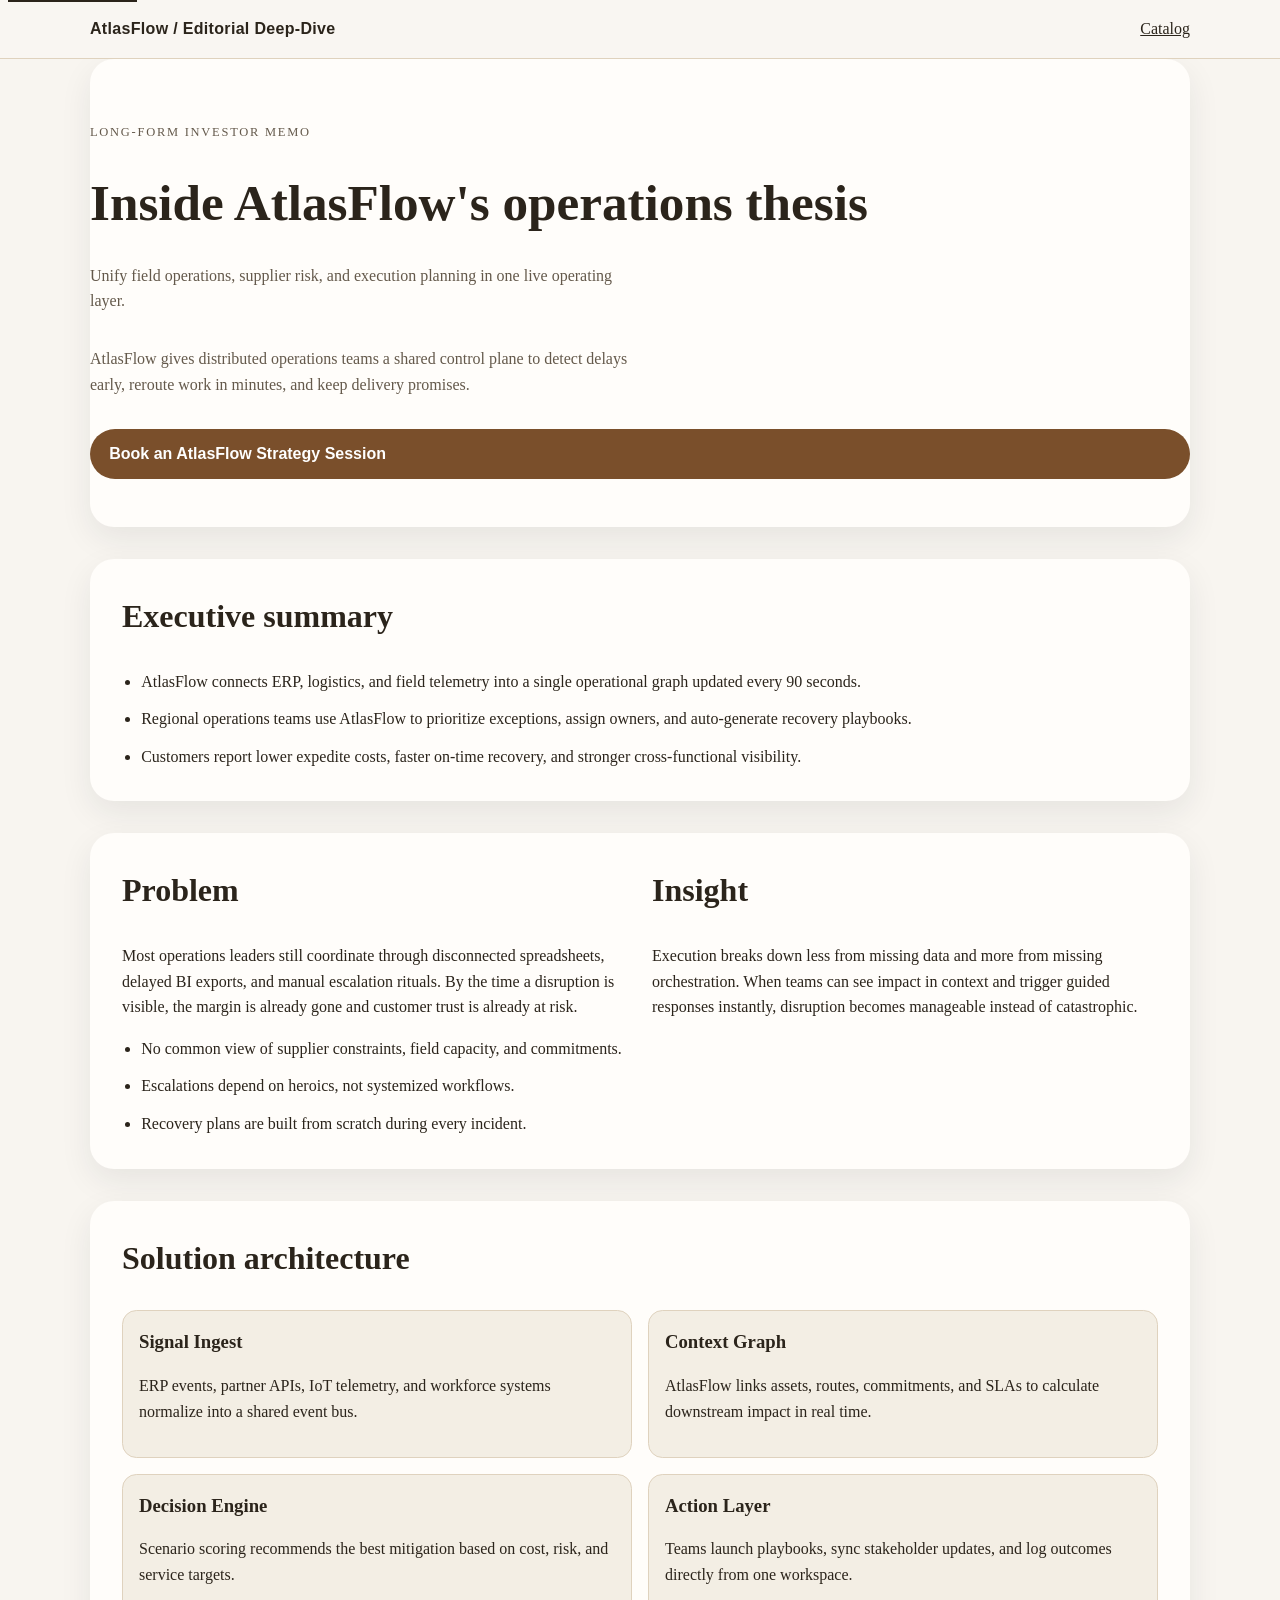
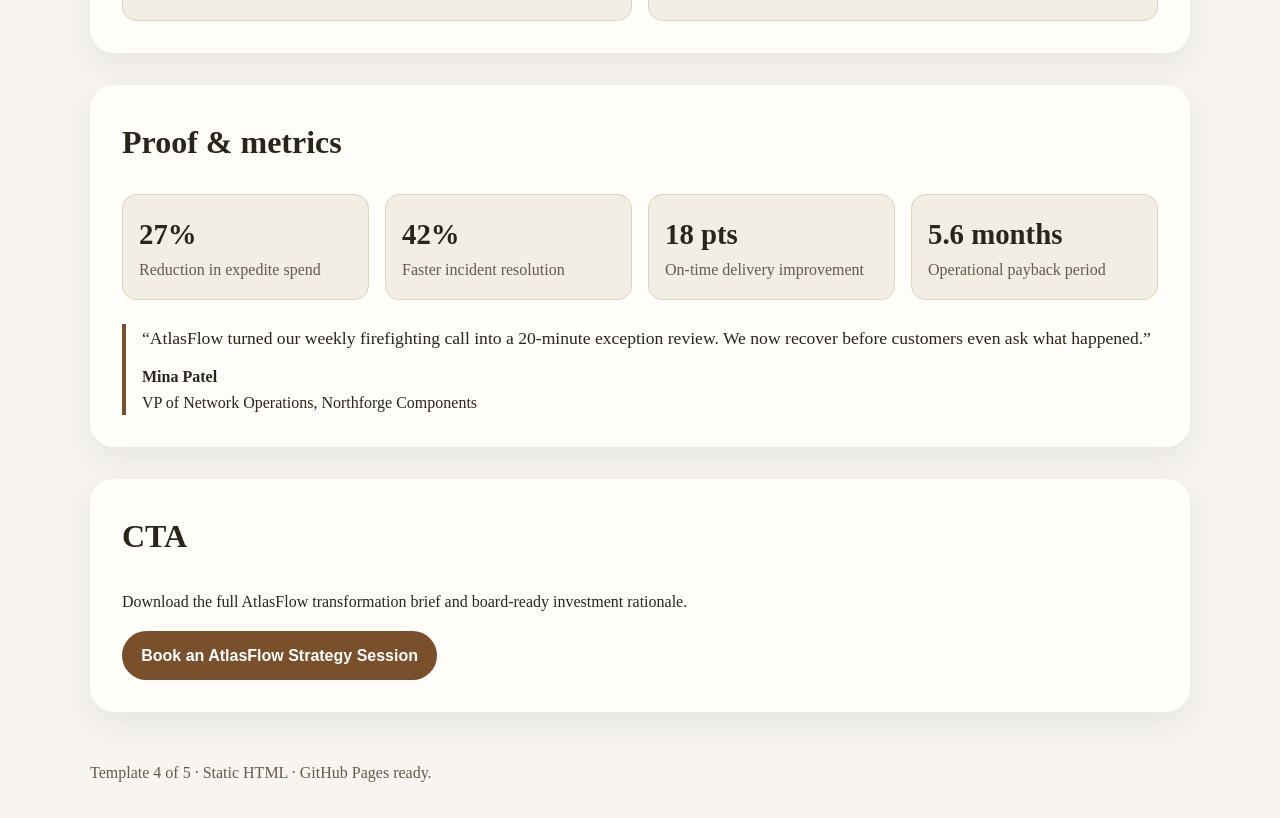
<file: templates/editorial-deep-dive.html>
<!doctype html>
<html lang="en">
<head>
  <meta charset="UTF-8">
  <meta name="viewport" content="width=device-width, initial-scale=1">
  <title>AtlasFlow — Editorial Deep-Dive Template</title>
  <link rel="stylesheet" href="../assets/css/tokens.css">
  <link rel="stylesheet" href="../assets/css/base.css">
  <link rel="stylesheet" href="../assets/css/template-themes.css">
</head>
<body class="theme-editorial">
<a class="skip-link" href="#content">Skip to content</a>
<header class="site-header"><nav class="nav-inner"><span class="brand">AtlasFlow / Editorial Deep-Dive</span><a href="../index.html">Catalog</a></nav></header>
<main id="content">
  <section class="hero" aria-labelledby="hero-title"><p class="kicker">Long-form investor memo</p><h1 id="hero-title">Inside AtlasFlow's operations thesis</h1><p data-product-strapline></p><p data-product-mission></p><a class="cta" data-cta href="#"></a></section>
  <section><h2>Executive summary</h2><ul class="list-clean" data-exec-bullets></ul></section>
  <section class="grid-2"><article><h2>Problem</h2><p data-problem-text></p><ul class="list-clean" data-problem-points></ul></article><article><h2>Insight</h2><p data-insight-text></p></article></section>
  <section><h2>Solution architecture</h2><div class="architecture-grid" data-architecture></div></section>
  <section><h2>Proof & metrics</h2><div class="metrics-grid" data-metrics></div><div class="testimonial"><blockquote data-testimonial-quote></blockquote><strong data-testimonial-person></strong><br><span data-testimonial-role></span></div></section>
  <section><h2>CTA</h2><p>Download the full AtlasFlow transformation brief and board-ready investment rationale.</p><a class="cta" data-cta href="#"></a></section>
</main>
<footer class="footer">Template 4 of 5 · Static HTML · GitHub Pages ready.</footer>
<script src="../assets/js/atlasflow-data.js"></script>
<script src="../assets/js/template-render.js"></script>
</body>
</html>
</file>
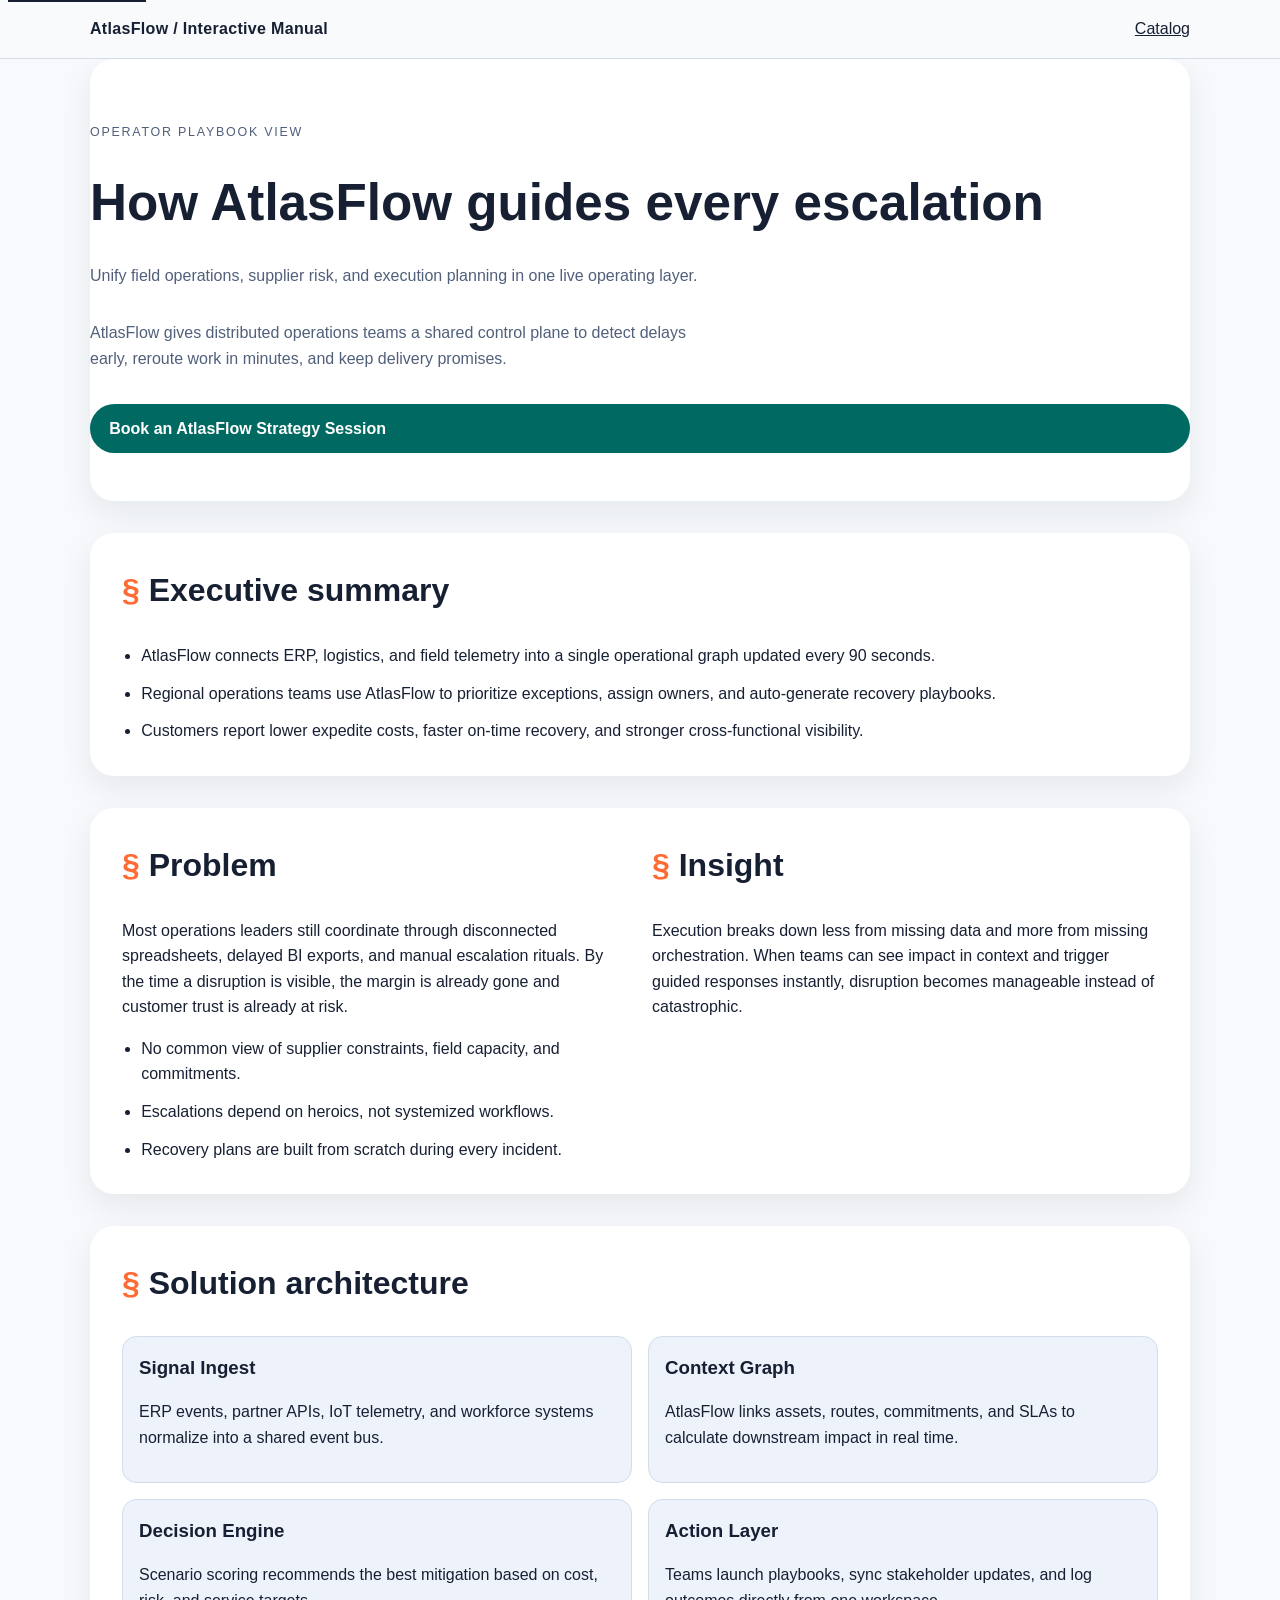
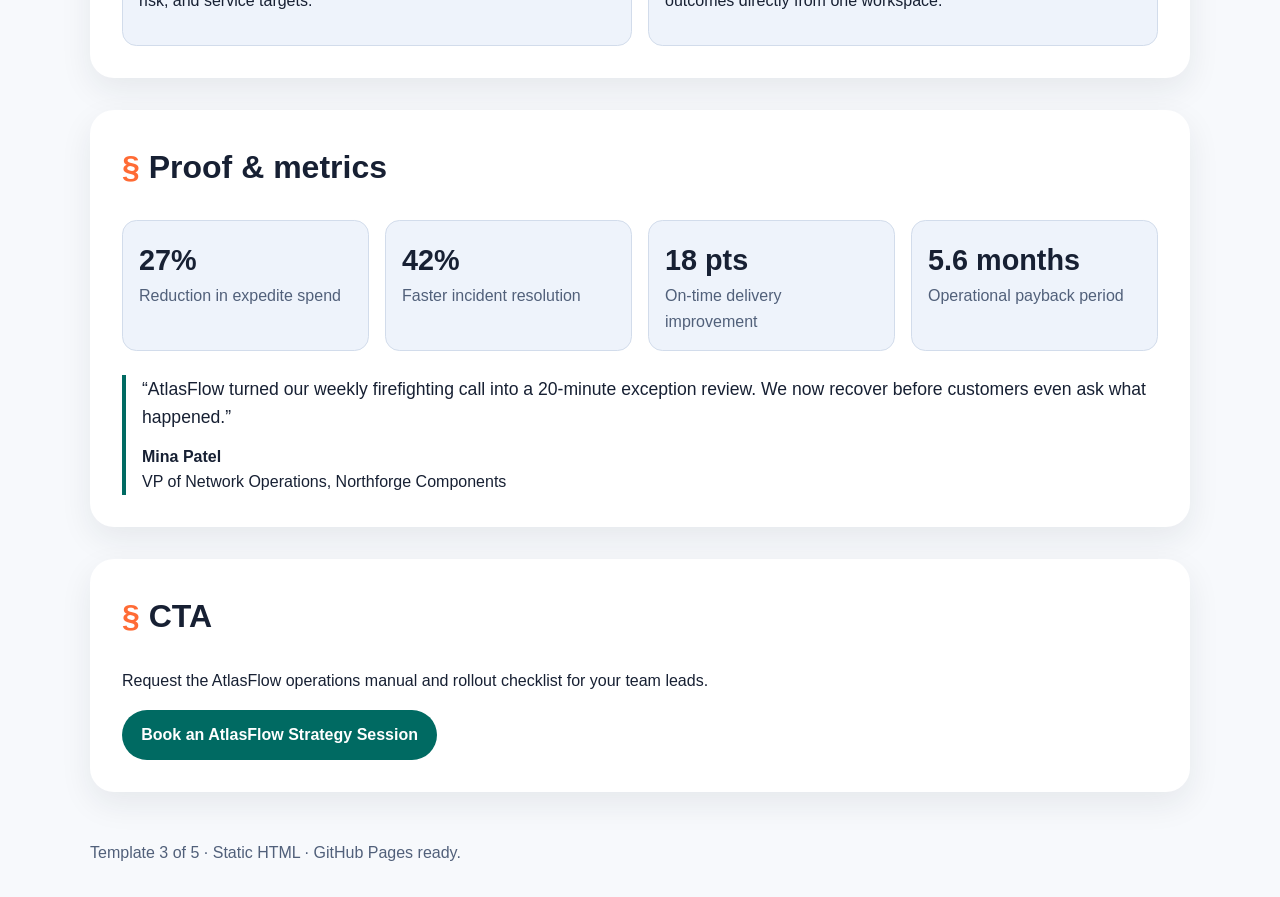
<file: templates/interactive-manual.html>
<!doctype html>
<html lang="en">
<head>
  <meta charset="UTF-8">
  <meta name="viewport" content="width=device-width, initial-scale=1">
  <title>AtlasFlow — Interactive Manual Template</title>
  <link rel="stylesheet" href="../assets/css/tokens.css">
  <link rel="stylesheet" href="../assets/css/base.css">
  <link rel="stylesheet" href="../assets/css/template-themes.css">
</head>
<body class="theme-manual">
<a class="skip-link" href="#content">Skip to content</a>
<header class="site-header"><nav class="nav-inner"><span class="brand">AtlasFlow / Interactive Manual</span><a href="../index.html">Catalog</a></nav></header>
<main id="content">
  <section class="hero" aria-labelledby="hero-title"><p class="kicker">Operator playbook view</p><h1 id="hero-title">How AtlasFlow guides every escalation</h1><p data-product-strapline></p><p data-product-mission></p><a class="cta" data-cta href="#"></a></section>
  <section><h2>Executive summary</h2><ul class="list-clean" data-exec-bullets></ul></section>
  <section class="grid-2"><article><h2>Problem</h2><p data-problem-text></p><ul class="list-clean" data-problem-points></ul></article><article><h2>Insight</h2><p data-insight-text></p></article></section>
  <section><h2>Solution architecture</h2><div class="architecture-grid" data-architecture></div></section>
  <section><h2>Proof & metrics</h2><div class="metrics-grid" data-metrics></div><div class="testimonial"><blockquote data-testimonial-quote></blockquote><strong data-testimonial-person></strong><br><span data-testimonial-role></span></div></section>
  <section><h2>CTA</h2><p>Request the AtlasFlow operations manual and rollout checklist for your team leads.</p><a class="cta" data-cta href="#"></a></section>
</main>
<footer class="footer">Template 3 of 5 · Static HTML · GitHub Pages ready.</footer>
<script src="../assets/js/atlasflow-data.js"></script>
<script src="../assets/js/template-render.js"></script>
</body>
</html>
</file>
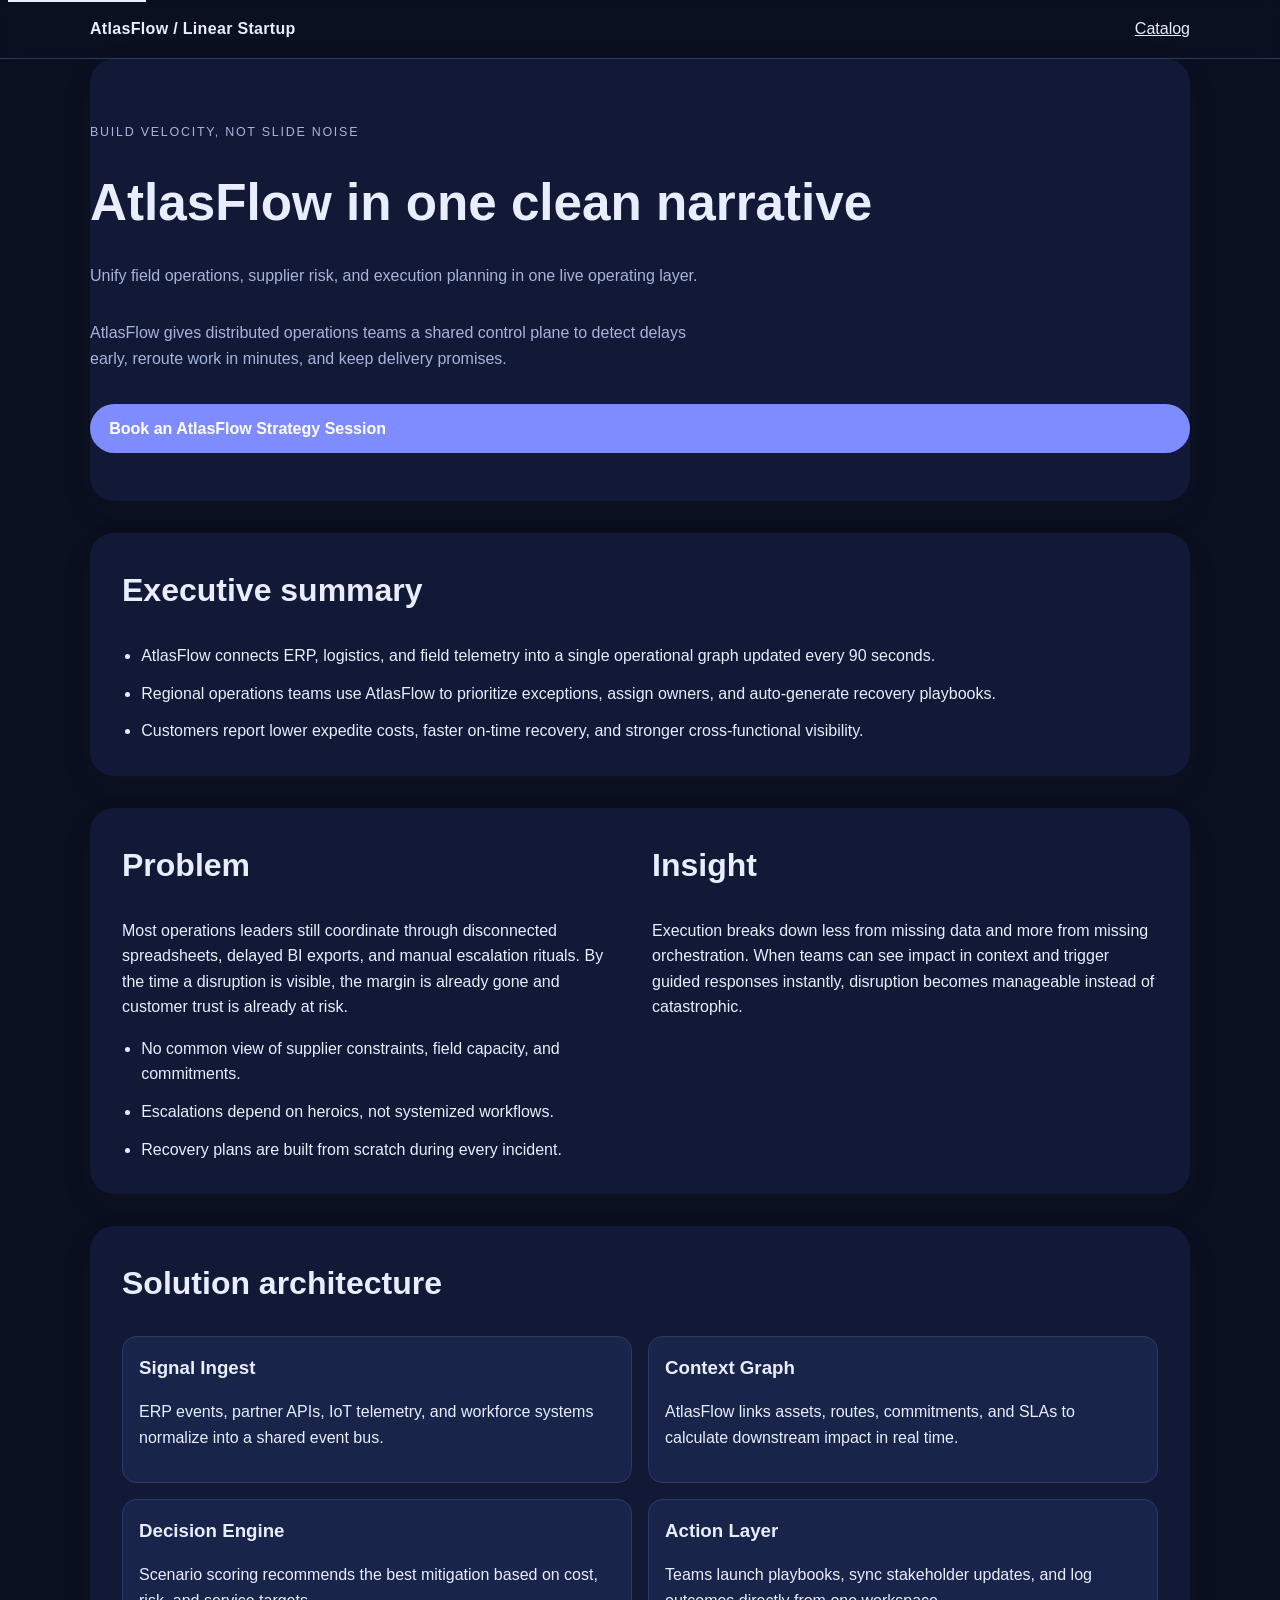
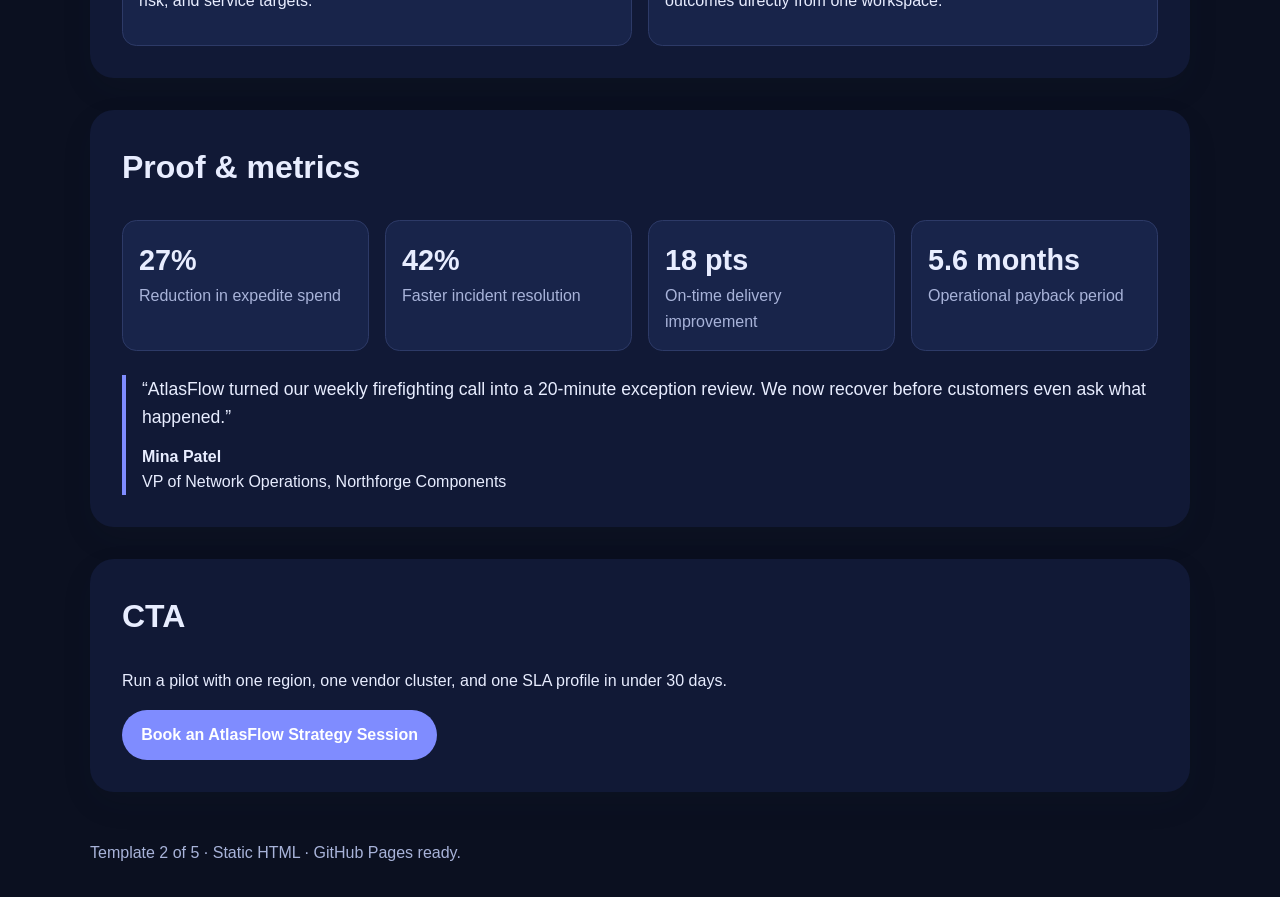
<file: templates/linear-startup.html>
<!doctype html>
<html lang="en">
<head>
  <meta charset="UTF-8">
  <meta name="viewport" content="width=device-width, initial-scale=1">
  <title>AtlasFlow — Linear Startup Template</title>
  <link rel="stylesheet" href="../assets/css/tokens.css">
  <link rel="stylesheet" href="../assets/css/base.css">
  <link rel="stylesheet" href="../assets/css/template-themes.css">
</head>
<body class="theme-linear">
<a class="skip-link" href="#content">Skip to content</a>
<header class="site-header"><nav class="nav-inner"><span class="brand">AtlasFlow / Linear Startup</span><a href="../index.html">Catalog</a></nav></header>
<main id="content">
  <section class="hero" aria-labelledby="hero-title"><p class="kicker">Build velocity, not slide noise</p><h1 id="hero-title">AtlasFlow in one clean narrative</h1><p data-product-strapline></p><p data-product-mission></p><a class="cta" data-cta href="#"></a></section>
  <section><h2>Executive summary</h2><ul class="list-clean" data-exec-bullets></ul></section>
  <section class="grid-2"><article><h2>Problem</h2><p data-problem-text></p><ul class="list-clean" data-problem-points></ul></article><article><h2>Insight</h2><p data-insight-text></p></article></section>
  <section><h2>Solution architecture</h2><div class="architecture-grid" data-architecture></div></section>
  <section><h2>Proof & metrics</h2><div class="metrics-grid" data-metrics></div><div class="testimonial"><blockquote data-testimonial-quote></blockquote><strong data-testimonial-person></strong><br><span data-testimonial-role></span></div></section>
  <section><h2>CTA</h2><p>Run a pilot with one region, one vendor cluster, and one SLA profile in under 30 days.</p><a class="cta" data-cta href="#"></a></section>
</main>
<footer class="footer">Template 2 of 5 · Static HTML · GitHub Pages ready.</footer>
<script src="../assets/js/atlasflow-data.js"></script>
<script src="../assets/js/template-render.js"></script>
</body>
</html>
</file>
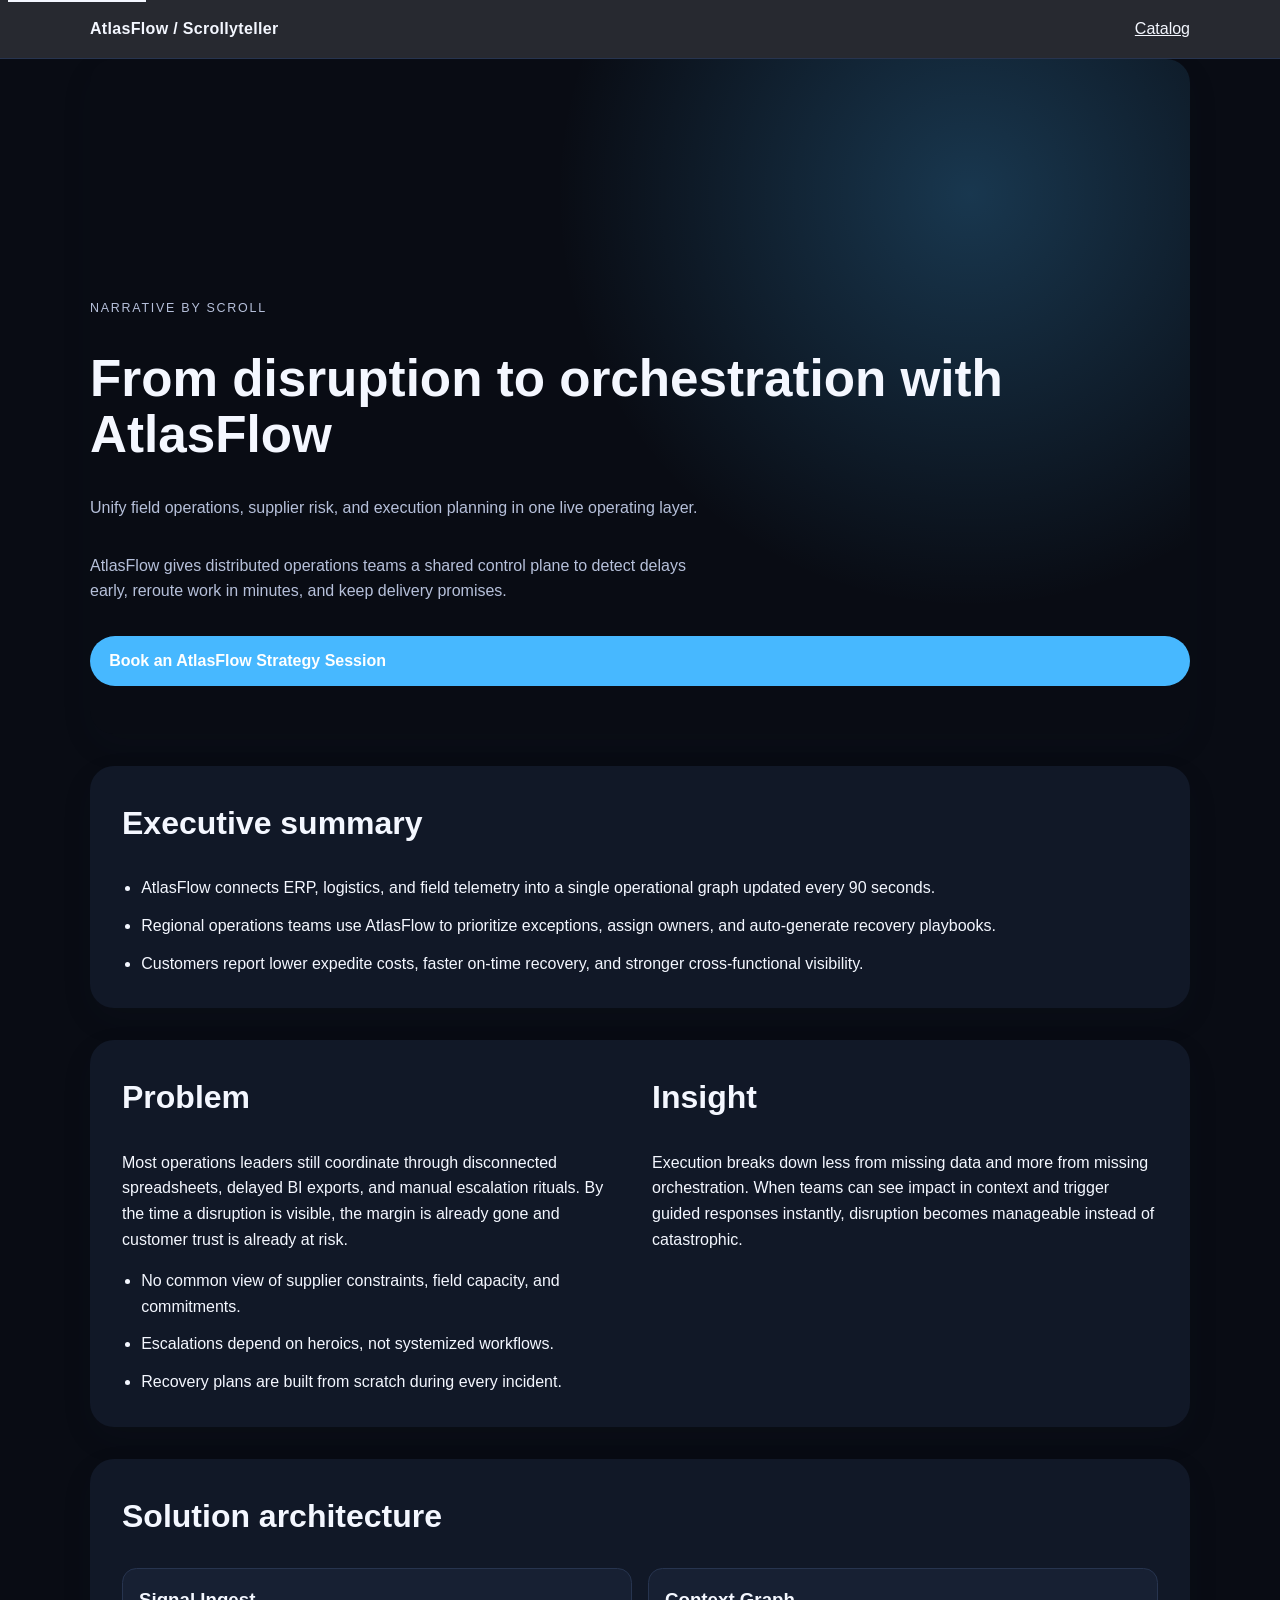
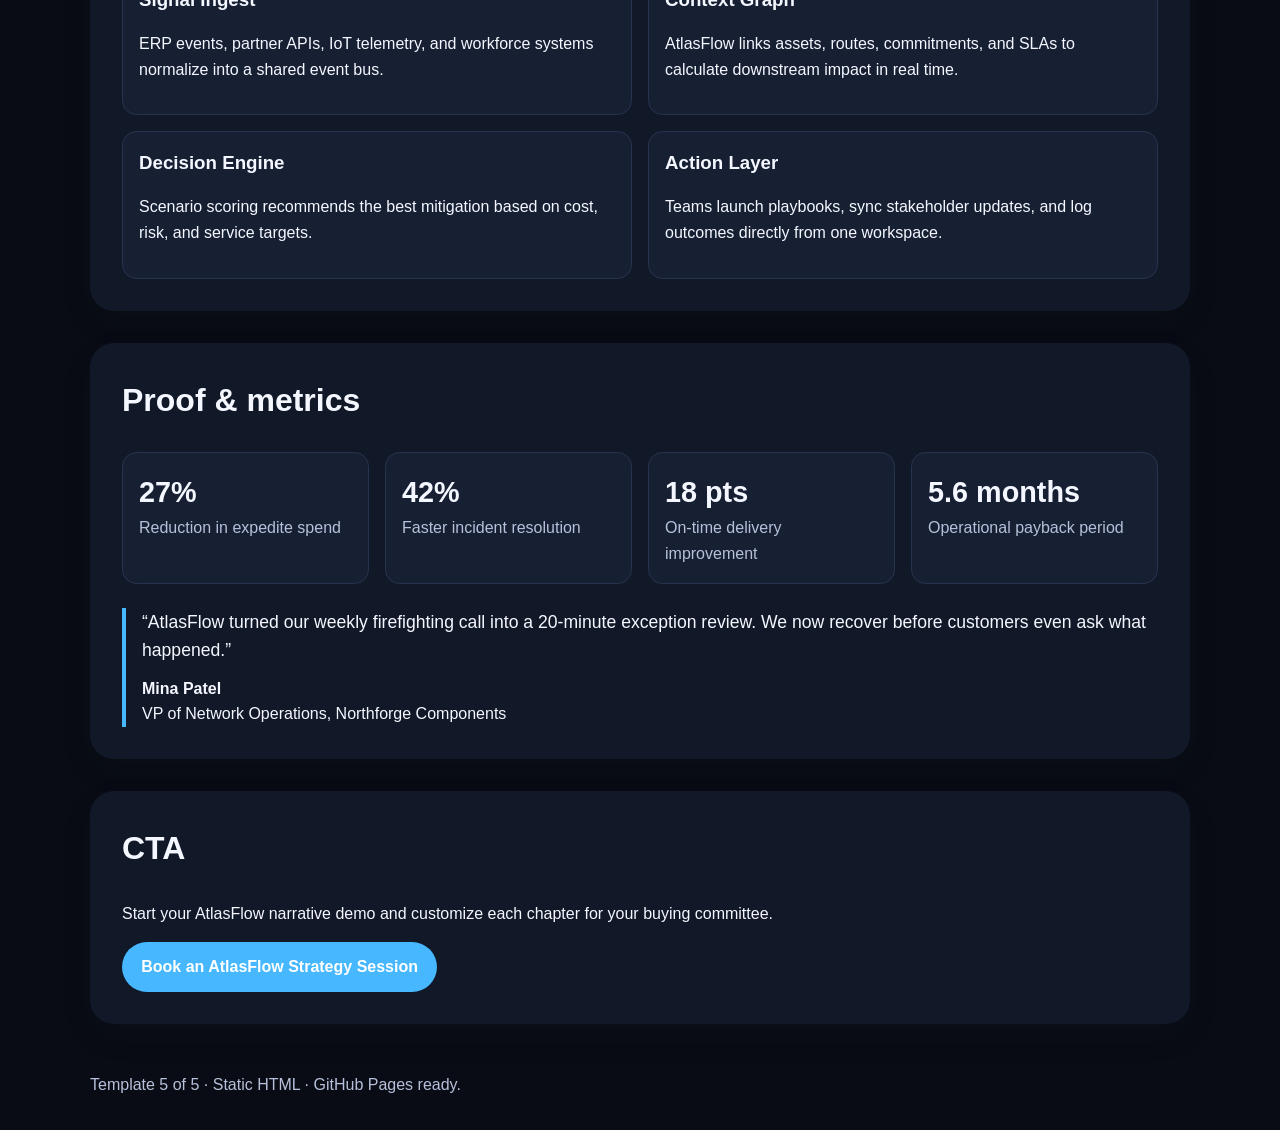
<file: templates/scrollyteller.html>
<!doctype html>
<html lang="en">
<head>
  <meta charset="UTF-8">
  <meta name="viewport" content="width=device-width, initial-scale=1">
  <title>AtlasFlow — Scrollyteller Template</title>
  <link rel="stylesheet" href="../assets/css/tokens.css">
  <link rel="stylesheet" href="../assets/css/base.css">
  <link rel="stylesheet" href="../assets/css/template-themes.css">
</head>
<body class="theme-scrollyteller">
<a class="skip-link" href="#content">Skip to content</a>
<header class="site-header"><nav class="nav-inner"><span class="brand">AtlasFlow / Scrollyteller</span><a href="../index.html">Catalog</a></nav></header>
<main id="content">
  <section class="hero" aria-labelledby="hero-title"><p class="kicker">Narrative by scroll</p><h1 id="hero-title">From disruption to orchestration with AtlasFlow</h1><p data-product-strapline></p><p data-product-mission></p><a class="cta" data-cta href="#"></a></section>
  <section><h2>Executive summary</h2><ul class="list-clean" data-exec-bullets></ul></section>
  <section class="grid-2"><article><h2>Problem</h2><p data-problem-text></p><ul class="list-clean" data-problem-points></ul></article><article><h2>Insight</h2><p data-insight-text></p></article></section>
  <section><h2>Solution architecture</h2><div class="architecture-grid" data-architecture></div></section>
  <section><h2>Proof & metrics</h2><div class="metrics-grid" data-metrics></div><div class="testimonial"><blockquote data-testimonial-quote></blockquote><strong data-testimonial-person></strong><br><span data-testimonial-role></span></div></section>
  <section><h2>CTA</h2><p>Start your AtlasFlow narrative demo and customize each chapter for your buying committee.</p><a class="cta" data-cta href="#"></a></section>
</main>
<footer class="footer">Template 5 of 5 · Static HTML · GitHub Pages ready.</footer>
<script src="../assets/js/atlasflow-data.js"></script>
<script src="../assets/js/template-render.js"></script>
</body>
</html>
</file>
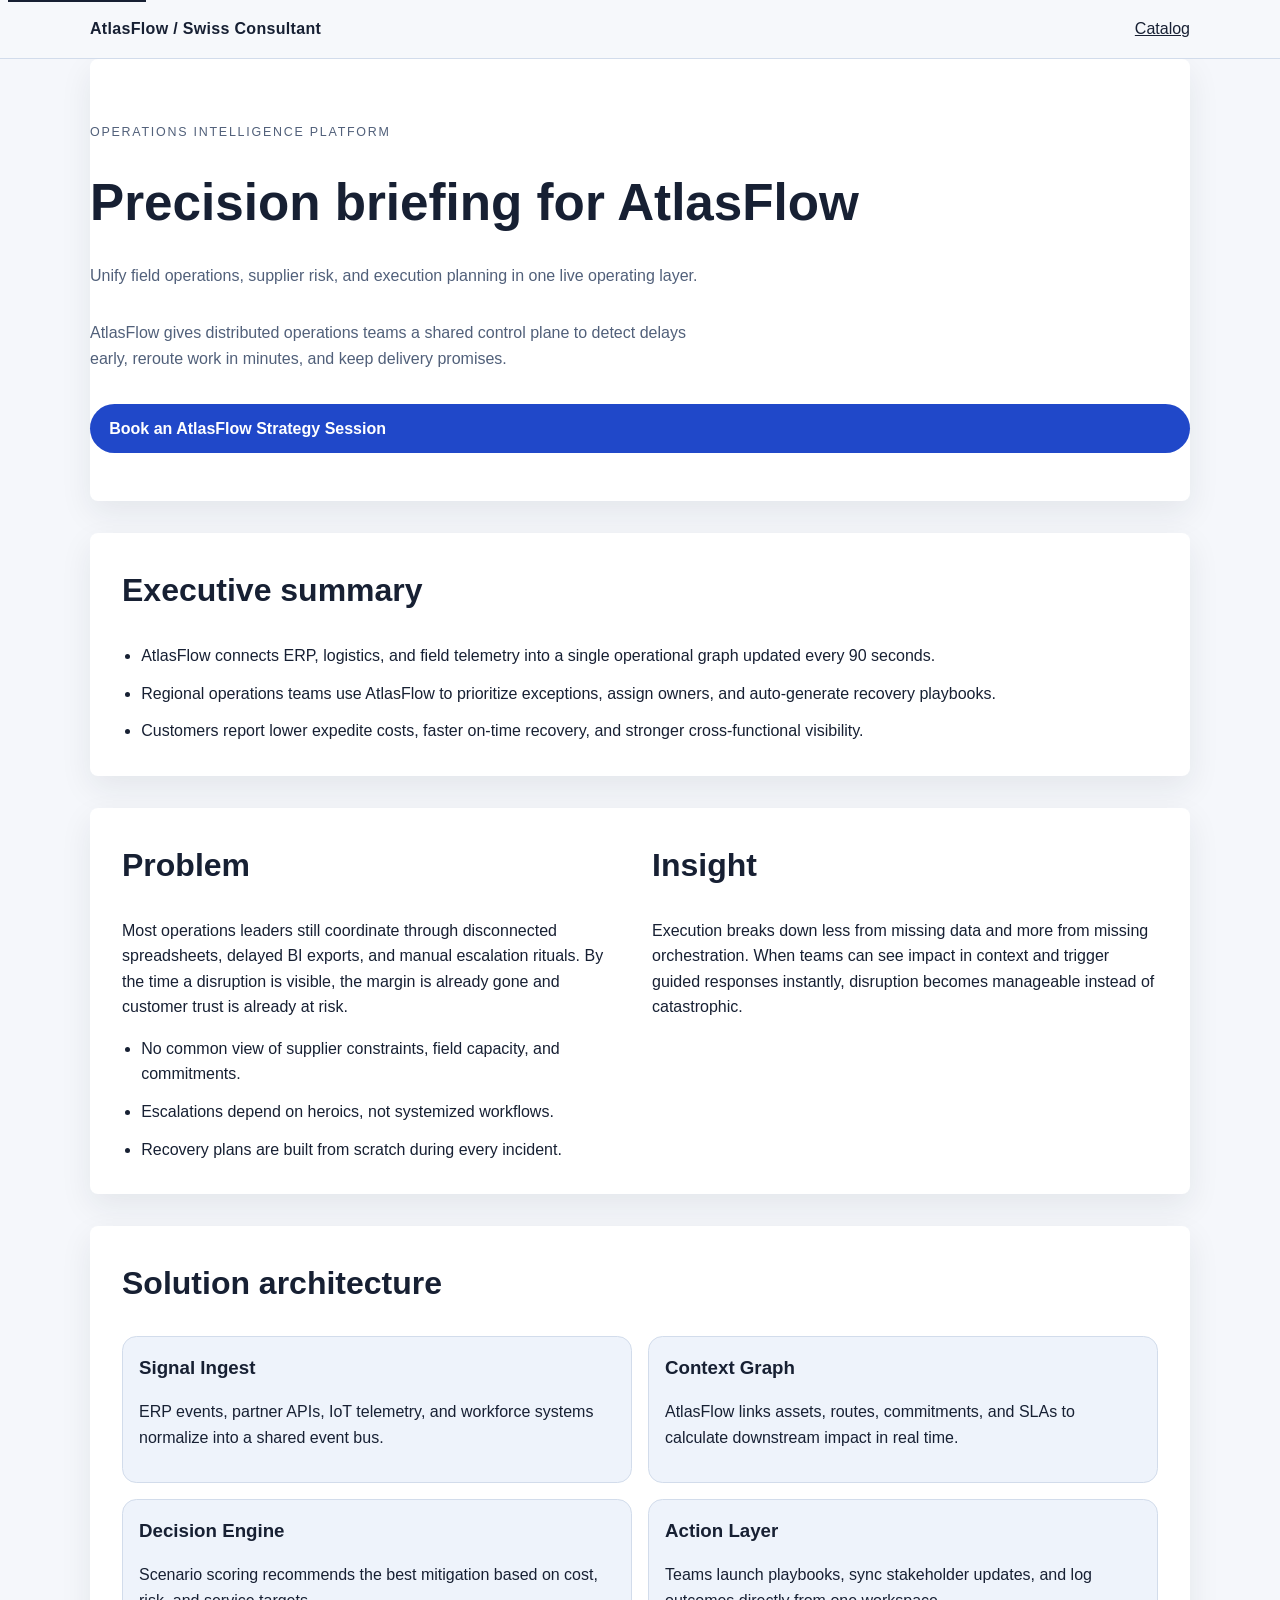
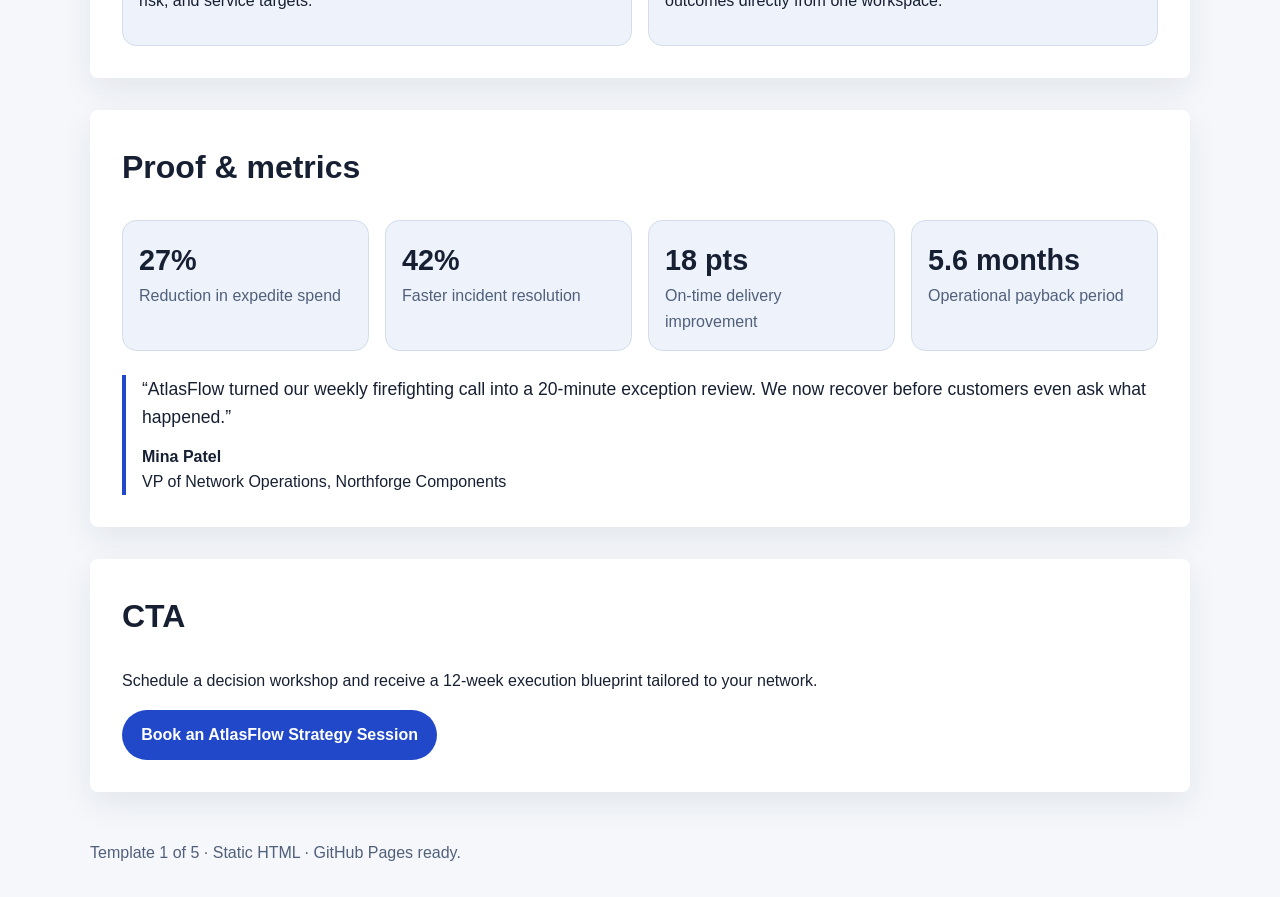
<file: templates/swiss-consultant.html>
<!doctype html>
<html lang="en">
<head>
  <meta charset="UTF-8">
  <meta name="viewport" content="width=device-width, initial-scale=1">
  <title>AtlasFlow — Swiss Consultant Template</title>
  <link rel="stylesheet" href="../assets/css/tokens.css">
  <link rel="stylesheet" href="../assets/css/base.css">
  <link rel="stylesheet" href="../assets/css/template-themes.css">
</head>
<body class="theme-swiss">
<a class="skip-link" href="#content">Skip to content</a>
<header class="site-header"><nav class="nav-inner"><span class="brand">AtlasFlow / Swiss Consultant</span><a href="../index.html">Catalog</a></nav></header>
<main id="content">
  <section class="hero" aria-labelledby="hero-title">
    <p class="kicker" data-product-category></p>
    <h1 id="hero-title">Precision briefing for <span data-product-name></span></h1>
    <p data-product-strapline></p>
    <p data-product-mission></p>
    <a class="cta" data-cta href="#"></a>
  </section>
  <section><h2>Executive summary</h2><ul class="list-clean" data-exec-bullets></ul></section>
  <section class="grid-2"><article><h2>Problem</h2><p data-problem-text></p><ul class="list-clean" data-problem-points></ul></article><article><h2>Insight</h2><p data-insight-text></p></article></section>
  <section><h2>Solution architecture</h2><div class="architecture-grid" data-architecture></div></section>
  <section><h2>Proof & metrics</h2><div class="metrics-grid" data-metrics></div><div class="testimonial"><blockquote data-testimonial-quote></blockquote><strong data-testimonial-person></strong><br><span data-testimonial-role></span></div></section>
  <section><h2>CTA</h2><p>Schedule a decision workshop and receive a 12-week execution blueprint tailored to your network.</p><a class="cta" data-cta href="#"></a></section>
</main>
<footer class="footer">Template 1 of 5 · Static HTML · GitHub Pages ready.</footer>
<script src="../assets/js/atlasflow-data.js"></script>
<script src="../assets/js/template-render.js"></script>
</body>
</html>
</file>
<file: assets/css/tokens.css>
:root {
  --color-bg: #f7f9fc;
  --color-surface: #ffffff;
  --color-surface-alt: #eef3fb;
  --color-text: #172033;
  --color-muted: #51607a;
  --color-border: #d2dceb;
  --color-primary: #315efb;
  --color-primary-soft: #e6ebff;
  --color-accent: #00a37a;
  --shadow-soft: 0 12px 32px rgba(23, 32, 51, 0.08);
  --radius-sm: 0.5rem;
  --radius-md: 0.9rem;
  --radius-lg: 1.5rem;
  --space-1: 0.25rem;
  --space-2: 0.5rem;
  --space-3: 0.75rem;
  --space-4: 1rem;
  --space-6: 1.5rem;
  --space-8: 2rem;
  --space-12: 3rem;
  --space-16: 4rem;
  --max-width: 1100px;
}
</file>
<file: assets/css/base.css>
* { box-sizing: border-box; }
html, body { margin: 0; padding: 0; }
body {
  font-family: Inter, "Segoe UI", Roboto, Helvetica, Arial, sans-serif;
  color: var(--color-text);
  background: var(--color-bg);
  line-height: 1.6;
}
a { color: inherit; }
.skip-link {
  position: absolute;
  top: -40px;
  left: 8px;
  background: var(--color-text);
  color: #fff;
  padding: var(--space-2) var(--space-4);
  z-index: 999;
}
.skip-link:focus { top: 8px; }
.site-header {
  position: sticky;
  top: 0;
  z-index: 10;
  backdrop-filter: blur(8px);
  background: color-mix(in srgb, var(--color-bg) 88%, white);
  border-bottom: 1px solid var(--color-border);
}
.nav-inner, .content {
  width: min(100% - 2rem, var(--max-width));
  margin-inline: auto;
}
.nav-inner {
  display: flex;
  justify-content: space-between;
  align-items: center;
  padding: var(--space-4) 0;
}
.brand { font-weight: 700; letter-spacing: 0.02em; }
.hero, section {
  width: min(100% - 2rem, var(--max-width));
  margin-inline: auto;
}
.hero {
  padding: var(--space-16) 0 var(--space-12);
  display: grid;
  gap: var(--space-8);
}
.hero h1 { font-size: clamp(2rem, 4vw, 3.5rem); line-height: 1.1; margin: 0; }
.hero p { margin: 0; color: var(--color-muted); max-width: 70ch; }
.kicker { text-transform: uppercase; letter-spacing: 0.14em; font-size: 0.78rem; color: var(--color-muted); }
section {
  background: var(--color-surface);
  padding: var(--space-8);
  border-radius: var(--radius-lg);
  box-shadow: var(--shadow-soft);
  margin-bottom: var(--space-8);
}
section h2 { margin-top: 0; font-size: clamp(1.25rem, 2.5vw, 2rem); }
.grid-2 { display: grid; grid-template-columns: repeat(2, minmax(0, 1fr)); gap: var(--space-6); }
.list-clean { margin: 0; padding-left: 1.2rem; display: grid; gap: var(--space-3); }
.architecture-grid, .metrics-grid { display: grid; gap: var(--space-4); }
.architecture-grid { grid-template-columns: repeat(2, minmax(0, 1fr)); }
.metrics-grid { grid-template-columns: repeat(4, minmax(0, 1fr)); }
.architecture-block, .metric-card {
  border: 1px solid var(--color-border);
  border-radius: var(--radius-md);
  padding: var(--space-4);
  background: var(--color-surface-alt);
}
.architecture-block h3 { margin-top: 0; margin-bottom: var(--space-2); }
.metric-value { font-size: 1.8rem; font-weight: 700; margin: 0; }
.metric-label { margin: 0; color: var(--color-muted); }
.testimonial {
  border-left: 4px solid var(--color-primary);
  padding-left: var(--space-4);
  margin-top: var(--space-6);
}
.testimonial blockquote { margin: 0 0 var(--space-3); font-size: 1.1rem; }
.cta {
  display: inline-block;
  background: var(--color-primary);
  color: white;
  text-decoration: none;
  font-weight: 600;
  border-radius: 999px;
  padding: 0.75rem 1.2rem;
}
.footer { width: min(100% - 2rem, var(--max-width)); margin: var(--space-12) auto var(--space-8); color: var(--color-muted); }
@media (max-width: 900px) {
  .grid-2, .architecture-grid, .metrics-grid { grid-template-columns: 1fr; }
}
</file>
<file: assets/css/catalog.css>
.catalog-hero {
  width: min(100% - 2rem, var(--max-width));
  margin: 4rem auto 2rem;
}
.catalog-grid {
  width: min(100% - 2rem, var(--max-width));
  margin: 0 auto 4rem;
  display: grid;
  grid-template-columns: repeat(auto-fit, minmax(240px, 1fr));
  gap: 1rem;
}
.catalog-card {
  background: var(--color-surface);
  border: 1px solid var(--color-border);
  border-radius: var(--radius-md);
  padding: 1rem;
  box-shadow: var(--shadow-soft);
}
.catalog-card h2 { margin-top: 0; font-size: 1.15rem; }
.catalog-card p { color: var(--color-muted); min-height: 4.5em; }
.catalog-card a { color: var(--color-primary); font-weight: 600; text-decoration: none; }
</file>
<file: assets/css/template-themes.css>
body.theme-swiss { --color-bg: #f5f7fb; --color-primary: #2048c9; --color-accent: #d64045; }
body.theme-swiss section { border-radius: 0.5rem; }

body.theme-linear {
  --color-bg: #0b1020;
  --color-surface: #111936;
  --color-surface-alt: #18244a;
  --color-text: #e8edff;
  --color-muted: #a8b3d9;
  --color-border: #2d3a67;
  --color-primary: #7f8cff;
}
body.theme-linear .site-header { background: color-mix(in srgb, #0b1020 88%, transparent); }

body.theme-manual { --color-primary: #006a62; --color-accent: #ff6b35; }
body.theme-manual h2::before { content: '§ '; color: var(--color-accent); }

body.theme-editorial {
  --color-bg: #f8f5f0;
  --color-surface: #fffdfa;
  --color-surface-alt: #f3eee4;
  --color-text: #2b241b;
  --color-muted: #64594b;
  --color-border: #dfd2be;
  --color-primary: #7a4f2b;
}
body.theme-editorial { font-family: "Source Serif 4", Georgia, serif; }
body.theme-editorial .brand, body.theme-editorial .cta { font-family: Inter, sans-serif; }

body.theme-scrollyteller {
  --color-bg: #090c14;
  --color-surface: #111827;
  --color-surface-alt: #172033;
  --color-text: #f4f7ff;
  --color-muted: #b6c0da;
  --color-border: #27344f;
  --color-primary: #47b8ff;
}
body.theme-scrollyteller .hero {
  min-height: 75vh;
  align-content: end;
  background: radial-gradient(circle at 80% 20%, rgba(71, 184, 255, 0.25), transparent 40%);
}
</file>
